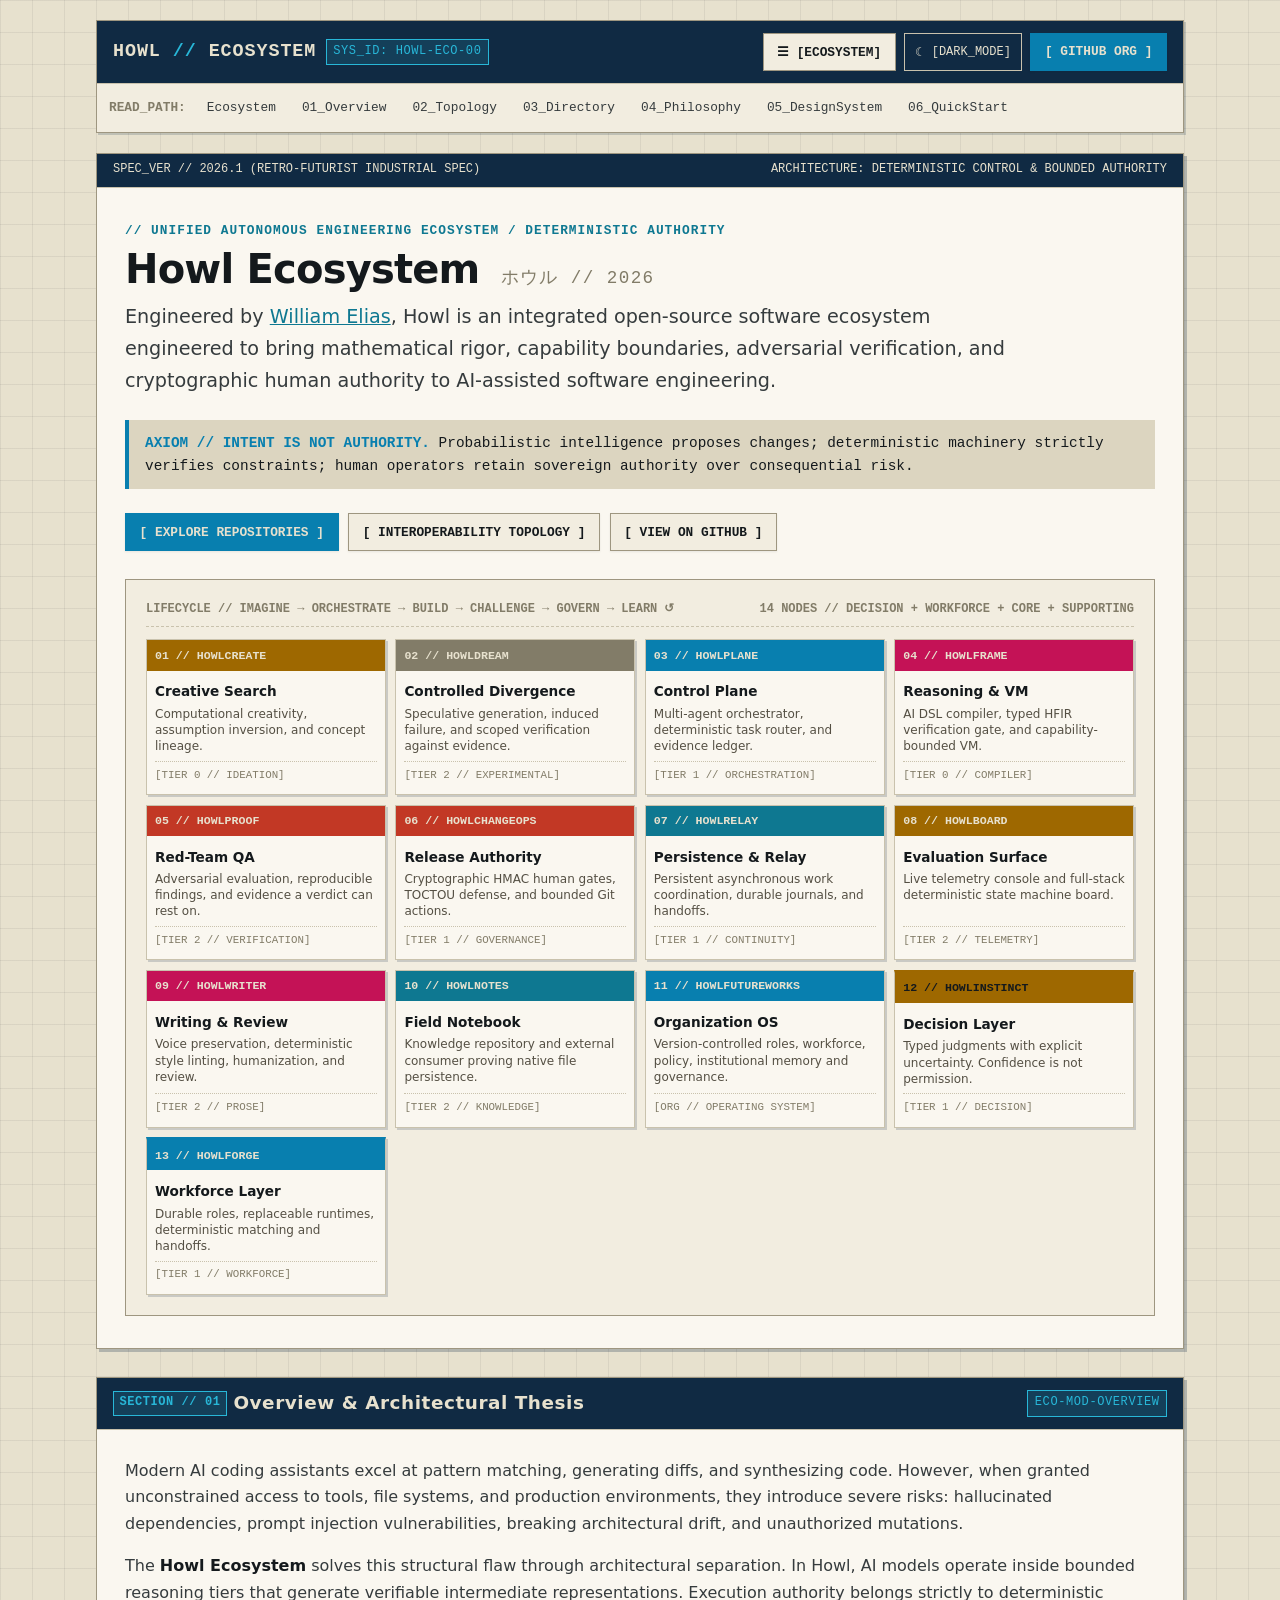
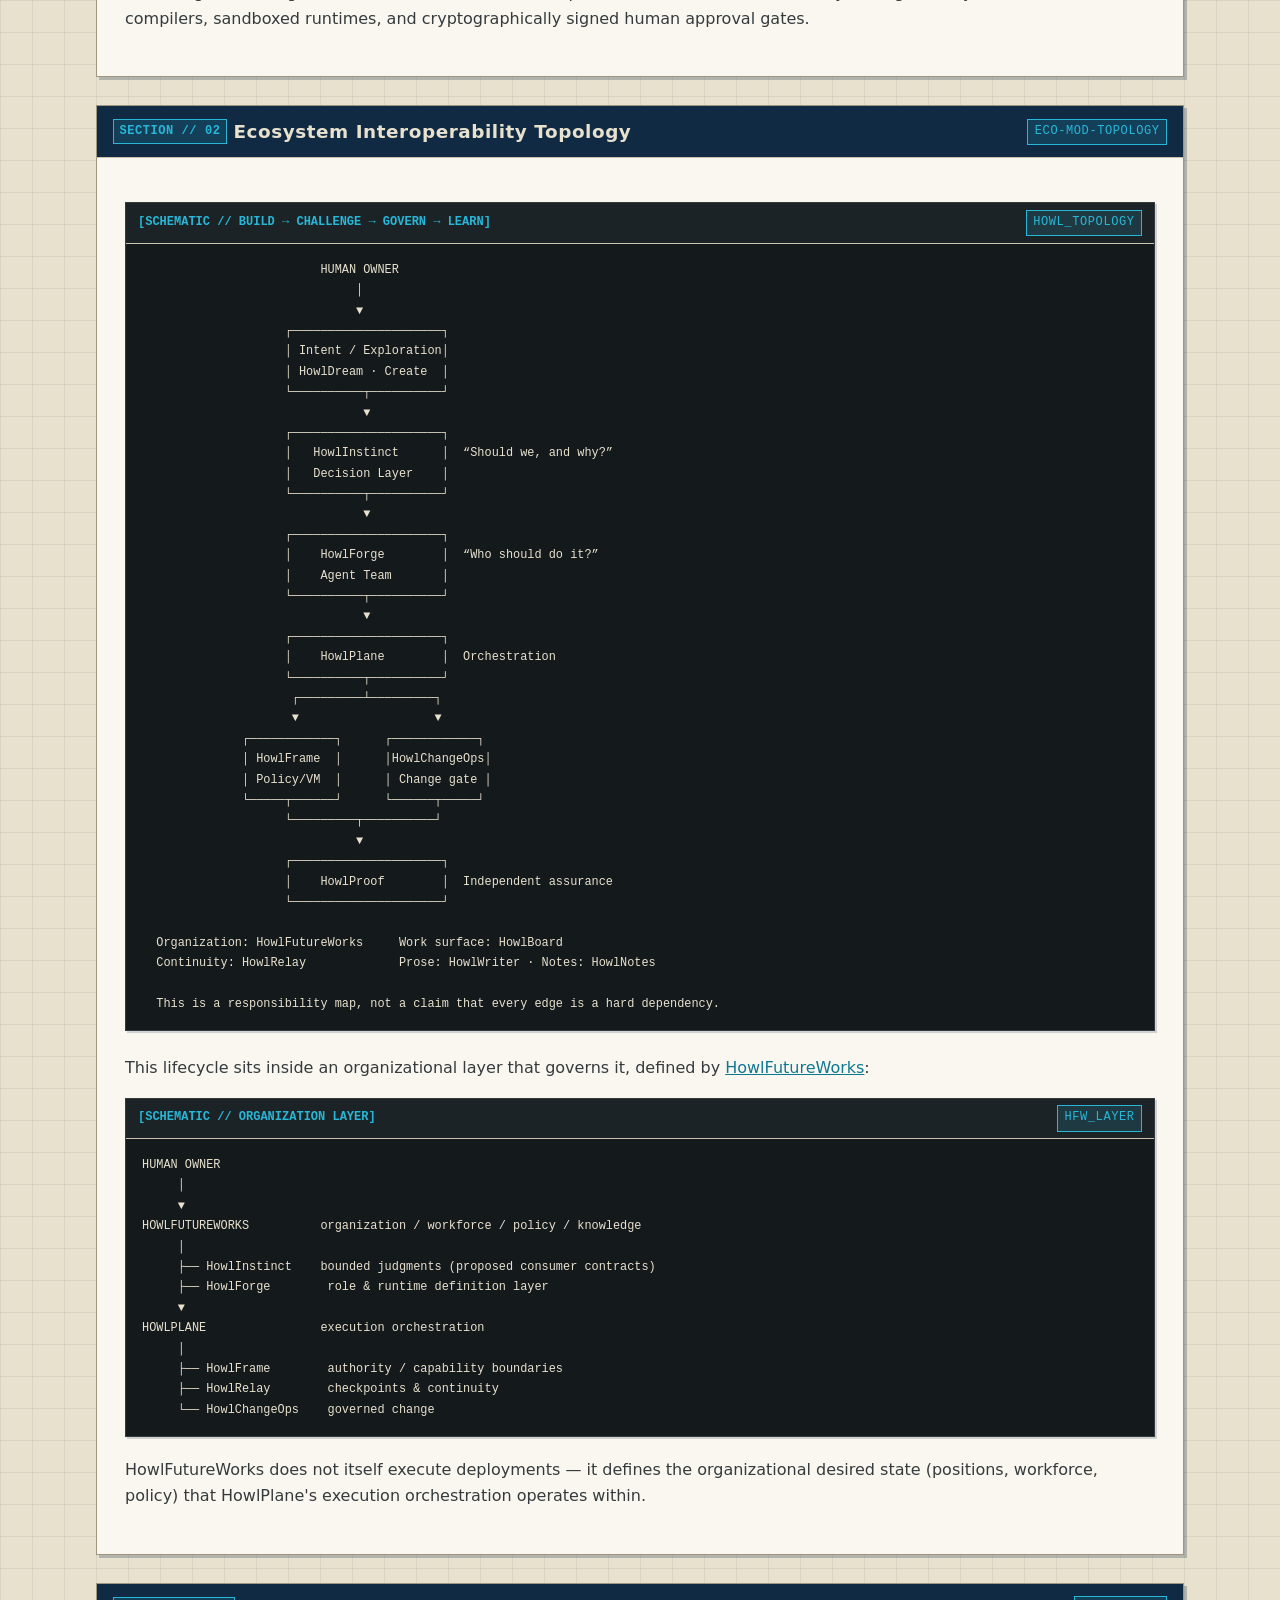
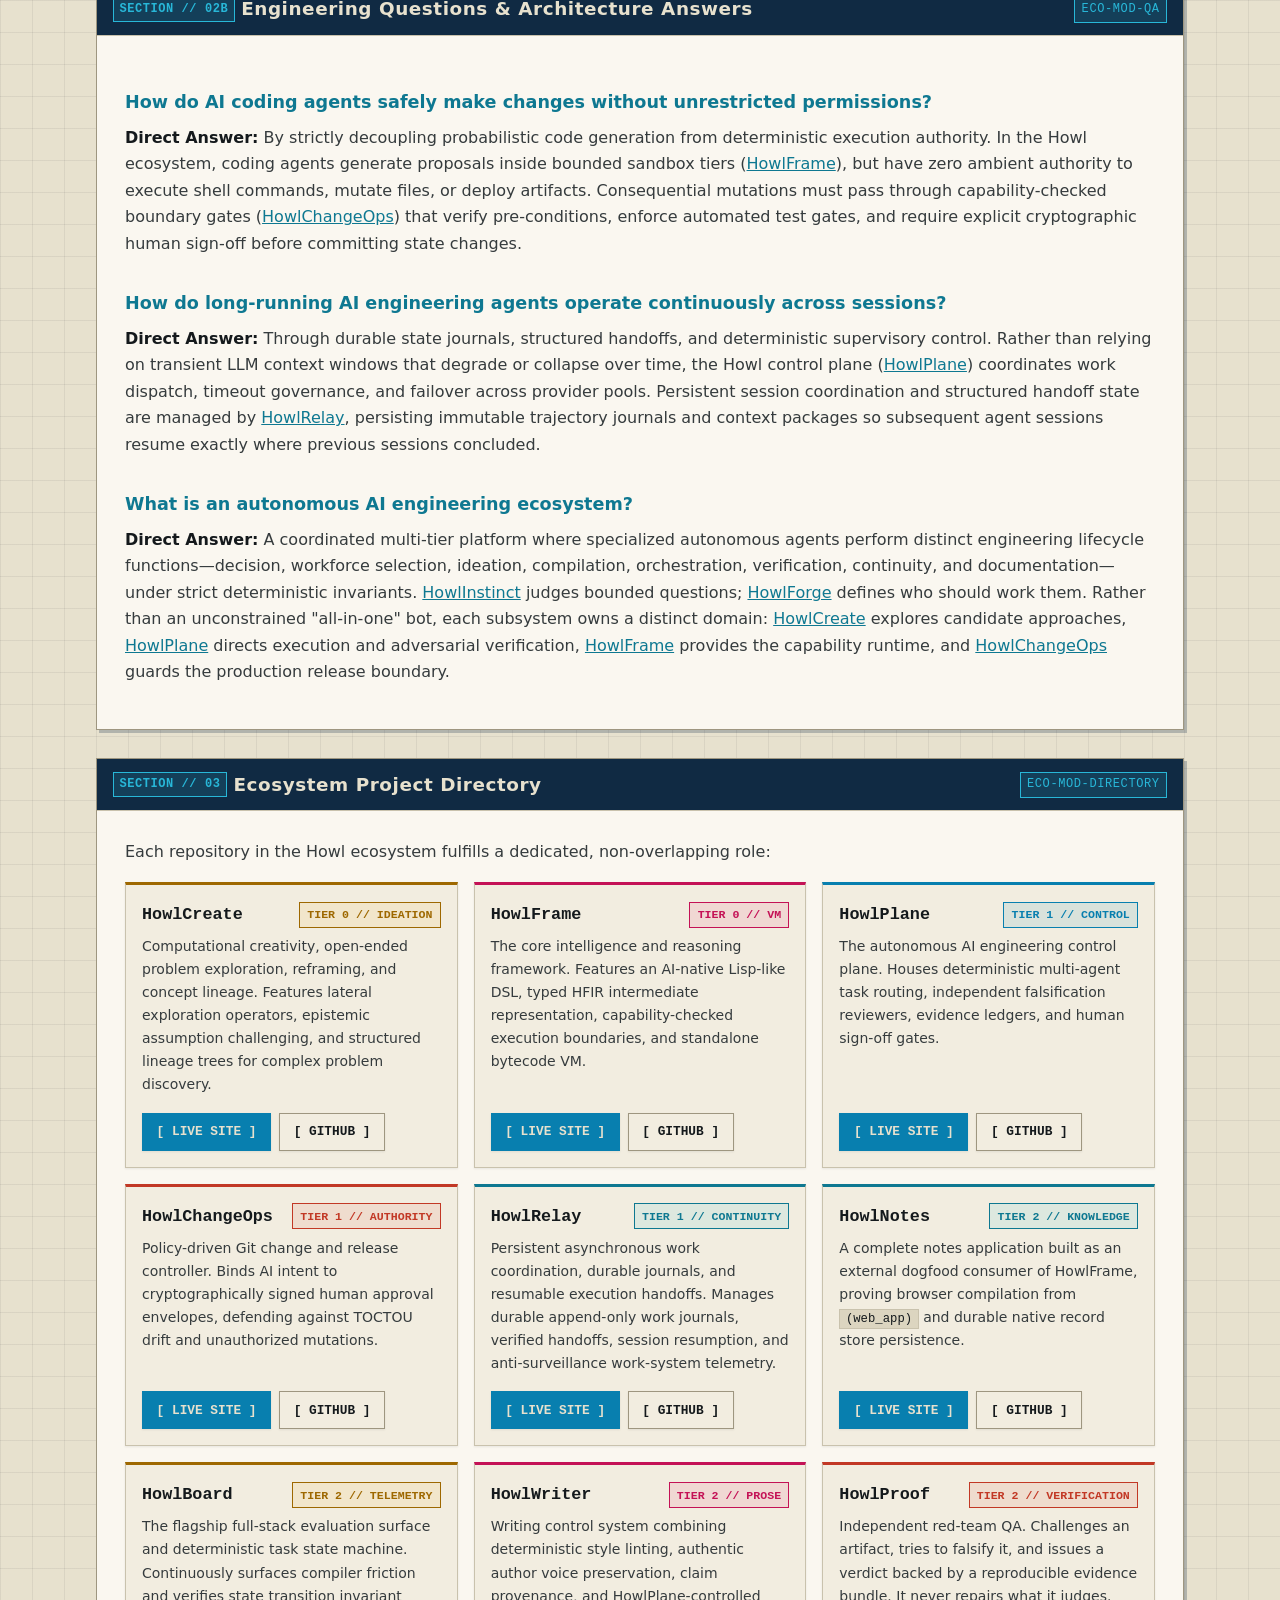
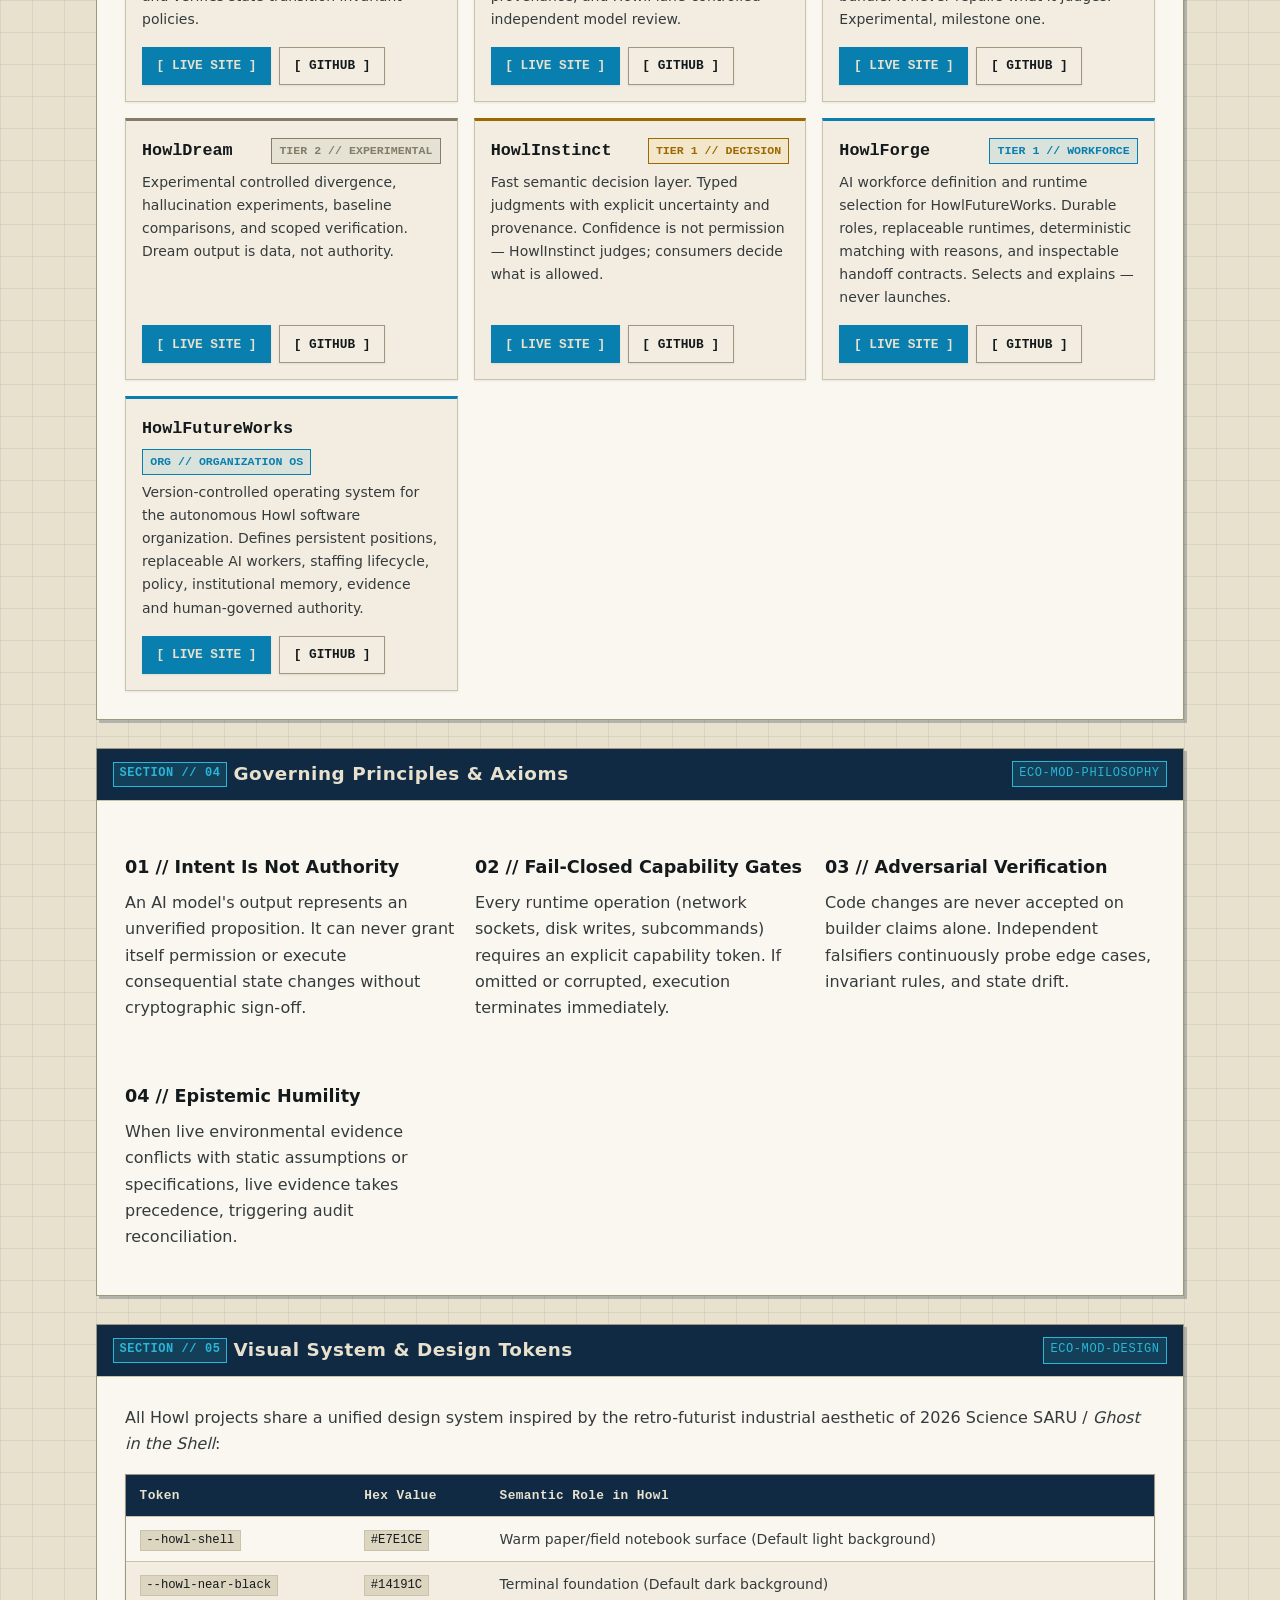
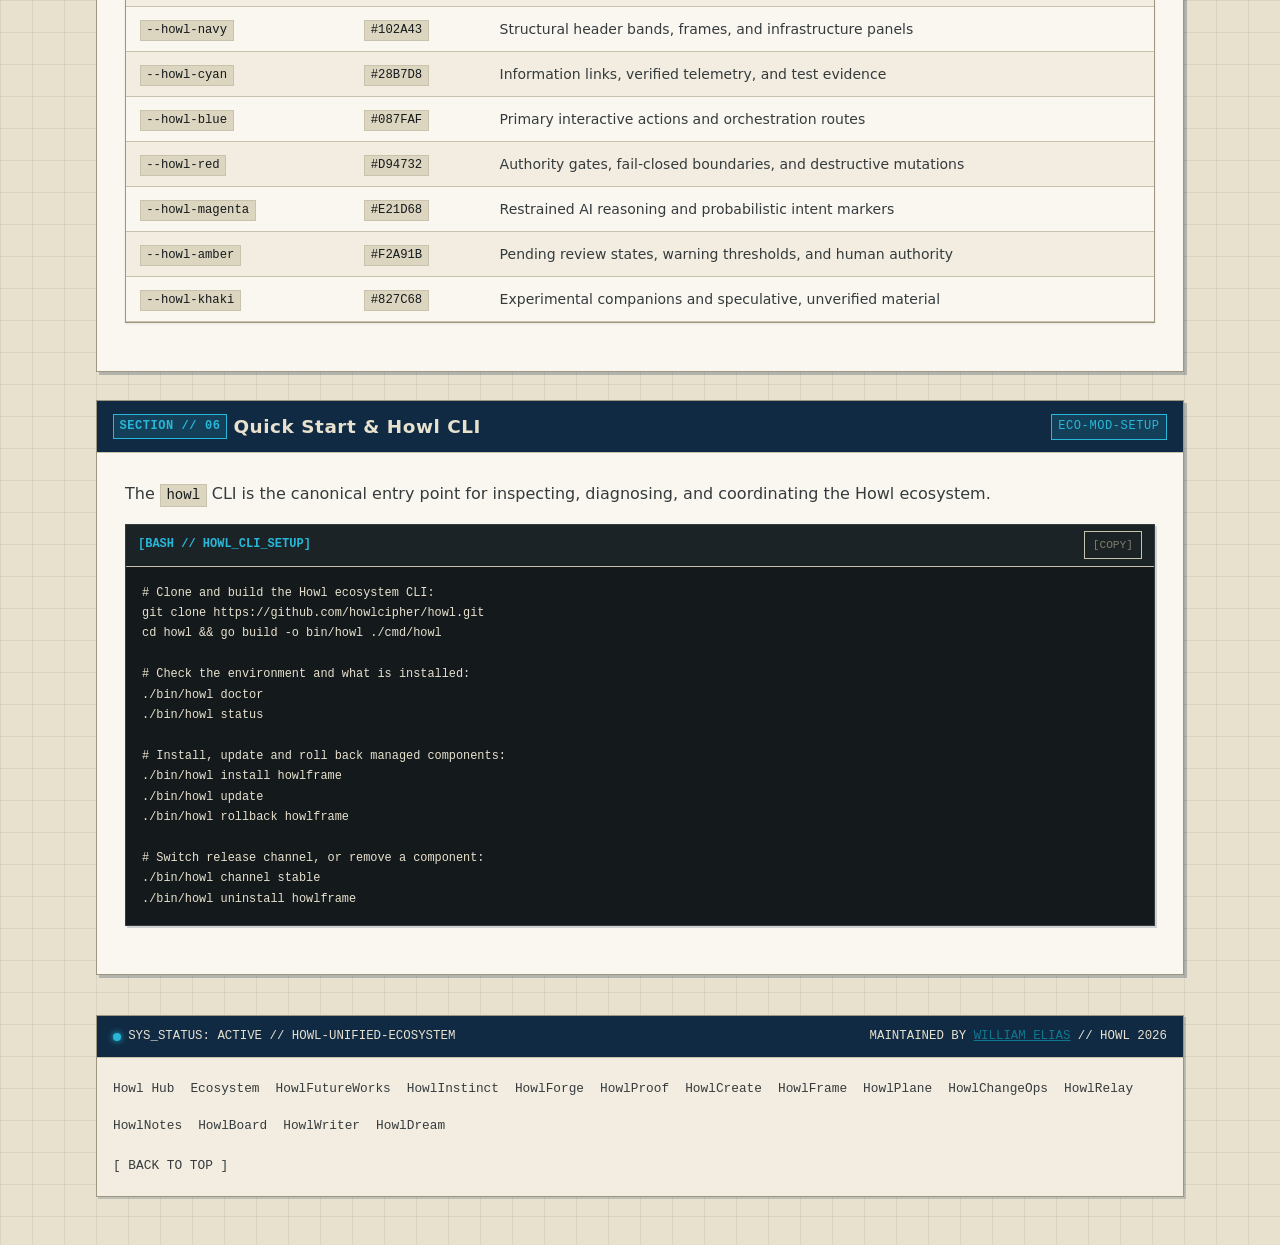
<file: docs/index.html>
<!DOCTYPE html>
<html lang="en">
<head>
    <meta charset="UTF-8">
    <meta name="viewport" content="width=device-width, initial-scale=1">
    <meta name="description" content="Howl is a unified open-source ecosystem for safe autonomous software engineering: bounded reasoning, adversarial verification, and deterministic authority.">
    <link rel="canonical" href="https://howlcipher.github.io/howl/">

    <!-- Open Graph Metadata -->
    <meta property="og:type" content="website">
    <meta property="og:site_name" content="Howl Ecosystem">
    <meta property="og:title" content="Howl Ecosystem | Autonomous AI Engineering &amp; Deterministic Authority">
    <meta property="og:description" content="Intent is not authority. A unified suite of compilers, control planes, authority gates, and knowledge notebooks for safe AI engineering.">
    <meta property="og:url" content="https://howlcipher.github.io/howl/">
    <meta property="og:image" content="https://howlcipher.github.io/howl/social-preview.png">
    <meta property="og:image:width" content="1200">
    <meta property="og:image:height" content="630">
    <meta property="og:image:alt" content="Howl Ecosystem Architecture and Interoperability Topology">

    <!-- Twitter Card Metadata -->
    <meta name="twitter:card" content="summary_large_image">
    <meta name="twitter:title" content="Howl Ecosystem | Autonomous AI Engineering &amp; Deterministic Authority">
    <meta name="twitter:description" content="Intent is not authority. A unified suite of compilers, control planes, authority gates, and knowledge notebooks for safe AI engineering.">
    <meta name="twitter:image" content="https://howlcipher.github.io/howl/social-preview.png">
    <meta name="twitter:image:alt" content="Howl Ecosystem Architecture and Interoperability Topology">

    <title>Howl Ecosystem | Autonomous AI Engineering &amp; Deterministic Authority</title>
    <link rel="stylesheet" href="style.css">
    <link rel="icon" type="image/svg+xml" href="favicon.svg">
    <link rel="alternate icon" type="image/png" href="favicon.png">
    <script type="application/ld+json">
    {
      "@context": "https://schema.org",
      "@type": "SoftwareApplication",
      "name": "Howl Ecosystem",
      "applicationCategory": "DeveloperApplication",
      "operatingSystem": "Linux, macOS, Windows",
      "description": "Unified open-source ecosystem engineered to bring mathematical rigor, capability boundaries, adversarial verification, and human authority to AI-assisted software engineering.",
      "url": "https://howlcipher.github.io/howl/",
      "author": {
        "@type": "Person",
        "name": "William Elias",
        "jobTitle": "Software, DevOps & Automation Engineer",
        "url": "https://howlcipher.github.io/william_elias/"
      }
    }
    </script>
</head>
<body>
    <a class="skip-link" href="#main-content">Skip to main content</a>

    <!-- Ecosystem Slide-out Drawer -->
    <div id="eco-drawer-overlay" class="eco-drawer-overlay" aria-hidden="true"></div>

    <aside id="eco-drawer" class="eco-drawer" aria-label="Howl Ecosystem Directory" aria-hidden="true">
        <div class="drawer-header">
            <div class="drawer-title">HOWL // ECOSYSTEM DIRECTORY</div>
            <button id="eco-drawer-close" class="btn-drawer-close" type="button" aria-label="Close ecosystem directory">[✕ CLOSE]</button>
        </div>
        <div class="drawer-body">
            <a href="https://howlcipher.github.io/howl/" class="drawer-node-card active-hub">
                <div class="node-card-top">
                    <span class="node-card-name">HOWL // HUB</span>
                    <span class="node-card-role">[PORTAL]</span>
                </div>
                <div class="node-card-desc">Central ecosystem portal, architectural blueprint, and cross-project governance map.</div>
            </a>

            <a href="https://howlcipher.github.io/HowlFutureWorks/" class="drawer-node-card">
                <div class="node-card-top">
                    <span class="node-card-name">HOWLFUTUREWORKS</span>
                    <span class="node-card-role" style="color: var(--color-blue);">[ORGANIZATION OS]</span>
                </div>
                <div class="node-card-desc">Version-controlled autonomous software organization: workforce, policy, institutional memory, governance and operating state.</div>
            </a>

            <a href="https://howlcipher.github.io/howlInstinct/" class="drawer-node-card">
                <div class="node-card-top">
                    <span class="node-card-name">HOWLINSTINCT</span>
                    <span class="node-card-role" style="color: var(--color-amber);">[DECISION LAYER]</span>
                </div>
                <div class="node-card-desc">Bounded semantic judgments with explicit uncertainty and provenance. Confidence is not permission.</div>
            </a>

            <a href="https://howlcipher.github.io/howlforge/" class="drawer-node-card">
                <div class="node-card-top">
                    <span class="node-card-name">HOWLFORGE</span>
                    <span class="node-card-role" style="color: var(--color-blue);">[WORKFORCE LAYER]</span>
                </div>
                <div class="node-card-desc">Durable roles, replaceable runtimes, deterministic matching, and inspectable handoff contracts for AI workers.</div>
            </a>

            <a href="https://howlcipher.github.io/howlproof/" class="drawer-node-card">
                <div class="node-card-top">
                    <span class="node-card-name">HOWLPROOF</span>
                    <span class="node-card-role" style="color: var(--color-red);">[RED-TEAM QA]</span>
                </div>
                <div class="node-card-desc">Independent adversarial evaluation, falsification, reproducible findings, and evidence for verdicts.</div>
            </a>

            <a href="https://howlcipher.github.io/howlcreate/" class="drawer-node-card">
                <div class="node-card-top">
                    <span class="node-card-name">HOWLCREATE</span>
                    <span class="node-card-role" style="color: var(--color-amber);">[CREATIVE SEARCH]</span>
                </div>
                <div class="node-card-desc">Computational creativity, open-ended problem exploration, reframing, and concept lineage.</div>
            </a>

            <a href="https://howlcipher.github.io/howlframe/" class="drawer-node-card">
                <div class="node-card-top">
                    <span class="node-card-name">HOWLFRAME</span>
                    <span class="node-card-role" style="color: var(--color-magenta);">[VM &amp; COMPILER]</span>
                </div>
                <div class="node-card-desc">AI-native reasoning language, typed intermediate representation, and sandboxed bytecode VM.</div>
            </a>

            <a href="https://howlcipher.github.io/howlplane/" class="drawer-node-card">
                <div class="node-card-top">
                    <span class="node-card-name">HOWLPLANE</span>
                    <span class="node-card-role" style="color: var(--color-blue);">[CONTROL PLANE]</span>
                </div>
                <div class="node-card-desc">Engineering control plane with deterministic routing, adversarial falsification, and human gates.</div>
            </a>

            <a href="https://howlcipher.github.io/howlchangeops/" class="drawer-node-card">
                <div class="node-card-top">
                    <span class="node-card-name">HOWLCHANGEOPS</span>
                    <span class="node-card-role" style="color: var(--color-red);">[AUTHORITY GATE]</span>
                </div>
                <div class="node-card-desc">Governed release controller enforcing cryptographic human approvals and bounded Git mutations.</div>
            </a>

            <a href="https://howlcipher.github.io/howlrelay/" class="drawer-node-card">
                <div class="node-card-top">
                    <span class="node-card-name">HOWLRELAY</span>
                    <span class="node-card-role" style="color: var(--color-cyan);">[CONTINUITY]</span>
                </div>
                <div class="node-card-desc">Persistent asynchronous work coordination, durable journals, and resumable execution handoffs.</div>
            </a>

            <a href="https://howlcipher.github.io/howlnotes/" class="drawer-node-card">
                <div class="node-card-top">
                    <span class="node-card-name">HOWLNOTES</span>
                    <span class="node-card-role" style="color: var(--color-cyan);">[KNOWLEDGE NOTEBOOK]</span>
                </div>
                <div class="node-card-desc">Engineering knowledge notebook &amp; full-stack dogfood consumer proving native persistent storage.</div>
            </a>

            <a href="https://howlcipher.github.io/howlboard/" class="drawer-node-card">
                <div class="node-card-top">
                    <span class="node-card-name">HOWLBOARD</span>
                    <span class="node-card-role" style="color: var(--color-amber);">[EVALUATION SURFACE]</span>
                </div>
                <div class="node-card-desc">Observation console and full-stack deterministic task state machine application.</div>
            </a>

            <a href="https://howlcipher.github.io/howlwriter/" class="drawer-node-card">
                <div class="node-card-top">
                    <span class="node-card-name">HOWLWRITER</span>
                    <span class="node-card-role" style="color: var(--color-magenta);">[WRITING CONTROL]</span>
                </div>
                <div class="node-card-desc">Writing control system for voice preservation, deterministic style linting, humanization, and review.</div>
            </a>

            <a href="https://howlcipher.github.io/howldream/" class="drawer-node-card">
                <div class="node-card-top">
                    <span class="node-card-name">HOWLDREAM</span>
                    <span class="node-card-role" style="color: var(--color-khaki);">[CONTROLLED DIVERGENCE]</span>
                </div>
                <div class="node-card-desc">Controlled divergent experiments, hallucination testing, failure analysis, and scoped verification.</div>
            </a>

        </div>
        <div class="drawer-footer">
            <span>● 14 ECOSYSTEM NODES</span>
            <span>AUTH // HOWL 2026</span>
        </div>
    </aside>

    <div class="layout-container">
        <!-- Site Header -->
        <header class="site-header">
            <div class="header-top">
                <div class="header-brand">
                    <a href="https://howlcipher.github.io/howl/" class="brand-sig">HOWL <span>//</span> ECOSYSTEM</a>
                    <span class="subsystem-tag">SYS_ID: HOWL-ECO-00</span>
                </div>
                <div class="header-actions">
                    <button id="eco-menu-toggle" class="btn-eco-toggle" type="button" aria-expanded="false" aria-controls="eco-drawer" aria-label="Toggle Howl Ecosystem Directory">
                        <span aria-hidden="true">☰</span> [ECOSYSTEM]
                    </button>
                    <button id="theme-toggle" class="btn-theme-toggle" type="button" aria-pressed="false">
                        <span aria-hidden="true">☾</span> [DARK_MODE]
                    </button>
                    <a href="https://github.com/howlcipher" class="btn-tech btn-tech-primary" target="_blank" rel="noreferrer">
                        [ GITHUB ORG ]
                    </a>
                </div>
            </div>

            <!-- In-Page Section Navigation -->
            <nav class="section-nav" aria-label="Page sections">
                <span class="section-nav-label">READ_PATH:</span>
                <a href="ecosystem.html">Ecosystem</a>
                <a href="#overview">01_Overview</a>
                <a href="#topology">02_Topology</a>
                <a href="#directory">03_Directory</a>
                <a href="#principles">04_Philosophy</a>
                <a href="#design-system">05_DesignSystem</a>
                <a href="#getting-started">06_QuickStart</a>
            </nav>
        </header>

        <!-- Main Content Surface -->
        <main id="main-content">
            <!-- Hero Panel -->
            <section class="hero-panel" aria-labelledby="main-title">
                <div class="hero-banner">
                    <span>SPEC_VER // 2026.1 (RETRO-FUTURIST INDUSTRIAL SPEC)</span>
                    <span>ARCHITECTURE: DETERMINISTIC CONTROL &amp; BOUNDED AUTHORITY</span>
                </div>
                <div class="hero-body">
                    <div class="hero-header-block">
                        <p class="hero-kicker">// unified autonomous engineering ecosystem / deterministic authority</p>
                        <h1 id="main-title" class="hero-title">Howl Ecosystem <span class="jp-sub">ホウル // 2026</span></h1>
                        <p class="hero-lead">
                            Engineered by <a href="https://howlcipher.github.io/william_elias/" style="color: var(--color-cyan); text-decoration: underline;">William Elias</a>, Howl is an integrated open-source software ecosystem engineered to bring mathematical rigor, capability boundaries, adversarial verification, and cryptographic human authority to AI-assisted software engineering.
                        </p>
                    </div>

                    <div class="axiom-card" role="region" aria-label="Governing Principle">
                        <strong>AXIOM // INTENT IS NOT AUTHORITY.</strong> Probabilistic intelligence proposes changes; deterministic machinery strictly verifies constraints; human operators retain sovereign authority over consequential risk.
                    </div>

                    <div class="hero-actions">
                        <a href="#directory" class="btn-tech btn-tech-primary">
                            [ EXPLORE REPOSITORIES ]
                        </a>
                        <a href="#topology" class="btn-tech">
                            [ INTEROPERABILITY TOPOLOGY ]
                        </a>
                        <a href="https://github.com/howlcipher" class="btn-tech" target="_blank" rel="noreferrer">
                            [ VIEW ON GITHUB ]
                        </a>
                    </div>

                    <!-- Hero Interoperability Diagram -->
                    <div class="hero-diagram-wrap" aria-label="Howl Ecosystem Interoperability Architecture">
                        <div class="diagram-header">
                            <span>LIFECYCLE // IMAGINE → ORCHESTRATE → BUILD → CHALLENGE → GOVERN → LEARN ↺</span>
                            <span>14 NODES // DECISION + WORKFORCE + CORE + SUPPORTING</span>
                        </div>
                        <div class="ecosystem-grid">
                            <div class="eco-node-card node-create">
                                <div class="enc-header">01 // HOWLCREATE</div>
                                <div class="enc-body">
                                    <div class="enc-title">Creative Search</div>
                                    <div class="enc-desc">Computational creativity, assumption inversion, and concept lineage.</div>
                                    <div class="enc-tag">[TIER 0 // IDEATION]</div>
                                </div>
                            </div>
                            <div class="eco-node-card node-dream">
                                <div class="enc-header">02 // HOWLDREAM</div>
                                <div class="enc-body">
                                    <div class="enc-title">Controlled Divergence</div>
                                    <div class="enc-desc">Speculative generation, induced failure, and scoped verification against evidence.</div>
                                    <div class="enc-tag">[TIER 2 // EXPERIMENTAL]</div>
                                </div>
                            </div>
                            <div class="eco-node-card node-plane">
                                <div class="enc-header">03 // HOWLPLANE</div>
                                <div class="enc-body">
                                    <div class="enc-title">Control Plane</div>
                                    <div class="enc-desc">Multi-agent orchestrator, deterministic task router, and evidence ledger.</div>
                                    <div class="enc-tag">[TIER 1 // ORCHESTRATION]</div>
                                </div>
                            </div>
                            <div class="eco-node-card node-frame">
                                <div class="enc-header">04 // HOWLFRAME</div>
                                <div class="enc-body">
                                    <div class="enc-title">Reasoning &amp; VM</div>
                                    <div class="enc-desc">AI DSL compiler, typed HFIR verification gate, and capability-bounded VM.</div>
                                    <div class="enc-tag">[TIER 0 // COMPILER]</div>
                                </div>
                            </div>
                            <div class="eco-node-card node-proof">
                                <div class="enc-header">05 // HOWLPROOF</div>
                                <div class="enc-body">
                                    <div class="enc-title">Red-Team QA</div>
                                    <div class="enc-desc">Adversarial evaluation, reproducible findings, and evidence a verdict can rest on.</div>
                                    <div class="enc-tag">[TIER 2 // VERIFICATION]</div>
                                </div>
                            </div>
                            <div class="eco-node-card node-change">
                                <div class="enc-header">06 // HOWLCHANGEOPS</div>
                                <div class="enc-body">
                                    <div class="enc-title">Release Authority</div>
                                    <div class="enc-desc">Cryptographic HMAC human gates, TOCTOU defense, and bounded Git actions.</div>
                                    <div class="enc-tag">[TIER 1 // GOVERNANCE]</div>
                                </div>
                            </div>
                            <div class="eco-node-card node-relay">
                                <div class="enc-header">07 // HOWLRELAY</div>
                                <div class="enc-body">
                                    <div class="enc-title">Persistence &amp; Relay</div>
                                    <div class="enc-desc">Persistent asynchronous work coordination, durable journals, and handoffs.</div>
                                    <div class="enc-tag">[TIER 1 // CONTINUITY]</div>
                                </div>
                            </div>
                            <div class="eco-node-card node-board">
                                <div class="enc-header">08 // HOWLBOARD</div>
                                <div class="enc-body">
                                    <div class="enc-title">Evaluation Surface</div>
                                    <div class="enc-desc">Live telemetry console and full-stack deterministic state machine board.</div>
                                    <div class="enc-tag">[TIER 2 // TELEMETRY]</div>
                                </div>
                            </div>
                            <div class="eco-node-card node-writer">
                                <div class="enc-header">09 // HOWLWRITER</div>
                                <div class="enc-body">
                                    <div class="enc-title">Writing &amp; Review</div>
                                    <div class="enc-desc">Voice preservation, deterministic style linting, humanization, and review.</div>
                                    <div class="enc-tag">[TIER 2 // PROSE]</div>
                                </div>
                            </div>
                            <div class="eco-node-card node-notes">
                                <div class="enc-header">10 // HOWLNOTES</div>
                                <div class="enc-body">
                                    <div class="enc-title">Field Notebook</div>
                                    <div class="enc-desc">Knowledge repository and external consumer proving native file persistence.</div>
                                    <div class="enc-tag">[TIER 2 // KNOWLEDGE]</div>
                                </div>
                            </div>
                            <div class="eco-node-card">
                                <div class="enc-header" style="background: var(--color-blue);">11 // HOWLFUTUREWORKS</div>
                                <div class="enc-body">
                                    <div class="enc-title">Organization OS</div>
                                    <div class="enc-desc">Version-controlled roles, workforce, policy, institutional memory and governance.</div>
                                    <div class="enc-tag">[ORG // OPERATING SYSTEM]</div>
                                </div>
                            </div>
                            <div class="eco-node-card" style="border-top: 3px solid var(--color-amber);">
                                <div class="enc-header" style="background: var(--color-amber); color: var(--howl-near-black);">12 // HOWLINSTINCT</div>
                                <div class="enc-body">
                                    <div class="enc-title">Decision Layer</div>
                                    <div class="enc-desc">Typed judgments with explicit uncertainty. Confidence is not permission.</div>
                                    <div class="enc-tag">[TIER 1 // DECISION]</div>
                                </div>
                            </div>
                            <div class="eco-node-card" style="border-top: 3px solid var(--color-blue);">
                                <div class="enc-header" style="background: var(--color-blue);">13 // HOWLFORGE</div>
                                <div class="enc-body">
                                    <div class="enc-title">Workforce Layer</div>
                                    <div class="enc-desc">Durable roles, replaceable runtimes, deterministic matching and handoffs.</div>
                                    <div class="enc-tag">[TIER 1 // WORKFORCE]</div>
                                </div>
                            </div>

                        </div>
                    </div>
                </div>
            </section>

            <!-- 01 Overview -->
            <section id="overview" class="tech-panel">
                <div class="tech-header">
                    <h2><span class="sec-id">SECTION // 01</span> Overview &amp; Architectural Thesis</h2>
                    <span class="subsystem-tag">ECO-MOD-OVERVIEW</span>
                </div>
                <div class="tech-body">
                    <p>
                        Modern AI coding assistants excel at pattern matching, generating diffs, and synthesizing code. However, when granted unconstrained access to tools, file systems, and production environments, they introduce severe risks: hallucinated dependencies, prompt injection vulnerabilities, breaking architectural drift, and unauthorized mutations.
                    </p>
                    <p>
                        The <strong>Howl Ecosystem</strong> solves this structural flaw through architectural separation. In Howl, AI models operate inside bounded reasoning tiers that generate verifiable intermediate representations. Execution authority belongs strictly to deterministic compilers, sandboxed runtimes, and cryptographically signed human approval gates.
                    </p>
                </div>
            </section>

            <!-- 02 Interoperability Topology -->
            <section id="topology" class="tech-panel">
                <div class="tech-header">
                    <h2><span class="sec-id">SECTION // 02</span> Ecosystem Interoperability Topology</h2>
                    <span class="subsystem-tag">ECO-MOD-TOPOLOGY</span>
                </div>
                <div class="tech-body">
                    <div class="code-container">
                        <div class="code-header">
                            <span class="code-title">[SCHEMATIC // BUILD → CHALLENGE → GOVERN → LEARN]</span>
                            <span class="subsystem-tag">HOWL_TOPOLOGY</span>
                        </div>
                        <pre><code>                         HUMAN OWNER
                              │
                              ▼
                    ┌─────────────────────┐
                    │ Intent / Exploration│
                    │ HowlDream · Create  │
                    └──────────┬──────────┘
                               ▼
                    ┌─────────────────────┐
                    │   HowlInstinct      │  “Should we, and why?”
                    │   Decision Layer    │
                    └──────────┬──────────┘
                               ▼
                    ┌─────────────────────┐
                    │    HowlForge        │  “Who should do it?”
                    │    Agent Team       │
                    └──────────┬──────────┘
                               ▼
                    ┌─────────────────────┐
                    │    HowlPlane        │  Orchestration
                    └──────────┬──────────┘
                     ┌─────────┴─────────┐
                     ▼                   ▼
              ┌────────────┐      ┌────────────┐
              │ HowlFrame  │      │HowlChangeOps│
              │ Policy/VM  │      │ Change gate │
              └─────┬──────┘      └──────┬─────┘
                    └─────────┬──────────┘
                              ▼
                    ┌─────────────────────┐
                    │    HowlProof        │  Independent assurance
                    └─────────────────────┘

  Organization: HowlFutureWorks     Work surface: HowlBoard
  Continuity: HowlRelay             Prose: HowlWriter · Notes: HowlNotes

  This is a responsibility map, not a claim that every edge is a hard dependency.</code></pre>
                    </div>

                    <p style="margin-top: 1.5rem;">This lifecycle sits inside an organizational layer that governs it, defined by <a href="https://howlcipher.github.io/HowlFutureWorks/" style="color: var(--color-cyan); text-decoration: underline;">HowlFutureWorks</a>:</p>
                    <div class="code-container">
                        <div class="code-header">
                            <span class="code-title">[SCHEMATIC // ORGANIZATION LAYER]</span>
                            <span class="subsystem-tag">HFW_LAYER</span>
                        </div>
                        <pre><code>HUMAN OWNER
     │
     ▼
HOWLFUTUREWORKS          organization / workforce / policy / knowledge
     │
     ├── HowlInstinct    bounded judgments (proposed consumer contracts)
     ├── HowlForge        role &amp; runtime definition layer
     ▼
HOWLPLANE                execution orchestration
     │
     ├── HowlFrame        authority / capability boundaries
     ├── HowlRelay        checkpoints &amp; continuity
     └── HowlChangeOps    governed change</code></pre>
                    </div>
                    <p style="margin-top: 0.75rem;">HowlFutureWorks does not itself execute deployments — it defines the organizational desired state (positions, workforce, policy) that HowlPlane's execution orchestration operates within.</p>
                </div>
            </section>

            <!-- 02b Technical Architecture & Engineering Answers -->
            <section id="faq" class="tech-panel">
                <div class="tech-header">
                    <h2><span class="sec-id">SECTION // 02B</span> Engineering Questions &amp; Architecture Answers</h2>
                    <span class="subsystem-tag">ECO-MOD-QA</span>
                </div>
                <div class="tech-body">
                    <div class="faq-entry" style="margin-bottom: 2rem;">
                        <h3 style="color: var(--color-cyan); margin-bottom: 0.5rem;">How do AI coding agents safely make changes without unrestricted permissions?</h3>
                        <p><strong>Direct Answer:</strong> By strictly decoupling probabilistic code generation from deterministic execution authority. In the Howl ecosystem, coding agents generate proposals inside bounded sandbox tiers (<a href="https://howlcipher.github.io/howlframe/" style="color: var(--color-cyan); text-decoration: underline;">HowlFrame</a>), but have zero ambient authority to execute shell commands, mutate files, or deploy artifacts. Consequential mutations must pass through capability-checked boundary gates (<a href="https://howlcipher.github.io/howlchangeops/" style="color: var(--color-cyan); text-decoration: underline;">HowlChangeOps</a>) that verify pre-conditions, enforce automated test gates, and require explicit cryptographic human sign-off before committing state changes.</p>
                    </div>

                    <div class="faq-entry" style="margin-bottom: 2rem;">
                        <h3 style="color: var(--color-cyan); margin-bottom: 0.5rem;">How do long-running AI engineering agents operate continuously across sessions?</h3>
                        <p><strong>Direct Answer:</strong> Through durable state journals, structured handoffs, and deterministic supervisory control. Rather than relying on transient LLM context windows that degrade or collapse over time, the Howl control plane (<a href="https://howlcipher.github.io/howlplane/" style="color: var(--color-cyan); text-decoration: underline;">HowlPlane</a>) coordinates work dispatch, timeout governance, and failover across provider pools. Persistent session coordination and structured handoff state are managed by <a href="https://howlcipher.github.io/howlrelay/" style="color: var(--color-cyan); text-decoration: underline;">HowlRelay</a>, persisting immutable trajectory journals and context packages so subsequent agent sessions resume exactly where previous sessions concluded.</p>
                    </div>

                    <div class="faq-entry">
                        <h3 style="color: var(--color-cyan); margin-bottom: 0.5rem;">What is an autonomous AI engineering ecosystem?</h3>
                        <p><strong>Direct Answer:</strong> A coordinated multi-tier platform where specialized autonomous agents perform distinct engineering lifecycle functions—decision, workforce selection, ideation, compilation, orchestration, verification, continuity, and documentation—under strict deterministic invariants. <a href="https://howlcipher.github.io/howlInstinct/" style="color: var(--color-cyan); text-decoration: underline;">HowlInstinct</a> judges bounded questions; <a href="https://howlcipher.github.io/howlforge/" style="color: var(--color-cyan); text-decoration: underline;">HowlForge</a> defines who should work them. Rather than an unconstrained "all-in-one" bot, each subsystem owns a distinct domain: <a href="https://howlcipher.github.io/howlcreate/" style="color: var(--color-cyan); text-decoration: underline;">HowlCreate</a> explores candidate approaches, <a href="https://howlcipher.github.io/howlplane/" style="color: var(--color-cyan); text-decoration: underline;">HowlPlane</a> directs execution and adversarial verification, <a href="https://howlcipher.github.io/howlframe/" style="color: var(--color-cyan); text-decoration: underline;">HowlFrame</a> provides the capability runtime, and <a href="https://howlcipher.github.io/howlchangeops/" style="color: var(--color-cyan); text-decoration: underline;">HowlChangeOps</a> guards the production release boundary.</p>
                    </div>
                </div>
            </section>

            <!-- 03 Project Directory -->
            <section id="directory" class="tech-panel">
                <div class="tech-header">
                    <h2><span class="sec-id">SECTION // 03</span> Ecosystem Project Directory</h2>
                    <span class="subsystem-tag">ECO-MOD-DIRECTORY</span>
                </div>
                <div class="tech-body">
                    <p>Each repository in the Howl ecosystem fulfills a dedicated, non-overlapping role:</p>
                    
                    <div class="node-directory-grid">
                        <!-- HowlCreate -->
                        <div class="dir-card" style="border-top: 3px solid var(--color-amber);">
                            <div class="dir-card-header">
                                <span class="dir-card-title">HowlCreate</span>
                                <span class="chip chip-amber">TIER 0 // IDEATION</span>
                            </div>
                            <p class="dir-card-desc">Computational creativity, open-ended problem exploration, reframing, and concept lineage. Features lateral exploration operators, epistemic assumption challenging, and structured lineage trees for complex problem discovery.</p>
                            <div class="dir-card-links">
                                <a href="https://howlcipher.github.io/howlcreate/" class="btn-tech btn-tech-primary">[ LIVE SITE ]</a>
                                <a href="https://github.com/howlcipher/howlcreate" class="btn-tech" target="_blank" rel="noreferrer">[ GITHUB ]</a>
                            </div>
                        </div>

                        <!-- HowlFrame -->
                        <div class="dir-card" style="border-top: 3px solid var(--color-magenta);">
                            <div class="dir-card-header">
                                <span class="dir-card-title">HowlFrame</span>
                                <span class="chip chip-magenta">TIER 0 // VM</span>
                            </div>
                            <p class="dir-card-desc">The core intelligence and reasoning framework. Features an AI-native Lisp-like DSL, typed HFIR intermediate representation, capability-checked execution boundaries, and standalone bytecode VM.</p>
                            <div class="dir-card-links">
                                <a href="https://howlcipher.github.io/howlframe/" class="btn-tech btn-tech-primary">[ LIVE SITE ]</a>
                                <a href="https://github.com/howlcipher/howlframe" class="btn-tech" target="_blank" rel="noreferrer">[ GITHUB ]</a>
                            </div>
                        </div>

                        <!-- HowlPlane -->
                        <div class="dir-card" style="border-top: 3px solid var(--color-blue);">
                            <div class="dir-card-header">
                                <span class="dir-card-title">HowlPlane</span>
                                <span class="chip chip-blue">TIER 1 // CONTROL</span>
                            </div>
                            <p class="dir-card-desc">The autonomous AI engineering control plane. Houses deterministic multi-agent task routing, independent falsification reviewers, evidence ledgers, and human sign-off gates.</p>
                            <div class="dir-card-links">
                                <a href="https://howlcipher.github.io/howlplane/" class="btn-tech btn-tech-primary">[ LIVE SITE ]</a>
                                <a href="https://github.com/howlcipher/howlplane" class="btn-tech" target="_blank" rel="noreferrer">[ GITHUB ]</a>
                            </div>
                        </div>

                        <!-- HowlChangeOps -->
                        <div class="dir-card" style="border-top: 3px solid var(--color-red);">
                            <div class="dir-card-header">
                                <span class="dir-card-title">HowlChangeOps</span>
                                <span class="chip chip-red">TIER 1 // AUTHORITY</span>
                            </div>
                            <p class="dir-card-desc">Policy-driven Git change and release controller. Binds AI intent to cryptographically signed human approval envelopes, defending against TOCTOU drift and unauthorized mutations.</p>
                            <div class="dir-card-links">
                                <a href="https://howlcipher.github.io/howlchangeops/" class="btn-tech btn-tech-primary">[ LIVE SITE ]</a>
                                <a href="https://github.com/howlcipher/howlchangeops" class="btn-tech" target="_blank" rel="noreferrer">[ GITHUB ]</a>
                            </div>
                        </div>

                        <!-- HowlRelay -->
                        <div class="dir-card" style="border-top: 3px solid var(--color-cyan);">
                            <div class="dir-card-header">
                                <span class="dir-card-title">HowlRelay</span>
                                <span class="chip chip-cyan">TIER 1 // CONTINUITY</span>
                            </div>
                            <p class="dir-card-desc">Persistent asynchronous work coordination, durable journals, and resumable execution handoffs. Manages durable append-only work journals, verified handoffs, session resumption, and anti-surveillance work-system telemetry.</p>
                            <div class="dir-card-links">
                                <a href="https://howlcipher.github.io/howlrelay/" class="btn-tech btn-tech-primary">[ LIVE SITE ]</a>
                                <a href="https://github.com/howlcipher/howlrelay" class="btn-tech" target="_blank" rel="noreferrer">[ GITHUB ]</a>
                            </div>
                        </div>

                        <!-- HowlNotes -->
                        <div class="dir-card" style="border-top: 3px solid var(--color-cyan);">
                            <div class="dir-card-header">
                                <span class="dir-card-title">HowlNotes</span>
                                <span class="chip chip-cyan">TIER 2 // KNOWLEDGE</span>
                            </div>
                            <p class="dir-card-desc">A complete notes application built as an external dogfood consumer of HowlFrame, proving browser compilation from <code>(web_app)</code> and durable native record store persistence.</p>
                            <div class="dir-card-links">
                                <a href="https://howlcipher.github.io/howlnotes/" class="btn-tech btn-tech-primary">[ LIVE SITE ]</a>
                                <a href="https://github.com/howlcipher/howlnotes" class="btn-tech" target="_blank" rel="noreferrer">[ GITHUB ]</a>
                            </div>
                        </div>

                        <!-- HowlBoard -->
                        <div class="dir-card" style="border-top: 3px solid var(--color-amber);">
                            <div class="dir-card-header">
                                <span class="dir-card-title">HowlBoard</span>
                                <span class="chip chip-amber">TIER 2 // TELEMETRY</span>
                            </div>
                            <p class="dir-card-desc">The flagship full-stack evaluation surface and deterministic task state machine. Continuously surfaces compiler friction and verifies state transition invariant policies.</p>
                            <div class="dir-card-links">
                                <a href="https://howlcipher.github.io/howlboard/" class="btn-tech btn-tech-primary">[ LIVE SITE ]</a>
                                <a href="https://github.com/howlcipher/howlboard" class="btn-tech" target="_blank" rel="noreferrer">[ GITHUB ]</a>
                            </div>
                        </div>

                        <!-- HowlWriter -->
                        <div class="dir-card" style="border-top: 3px solid var(--color-magenta);">
                            <div class="dir-card-header">
                                <span class="dir-card-title">HowlWriter</span>
                                <span class="chip chip-magenta">TIER 2 // PROSE</span>
                            </div>
                            <p class="dir-card-desc">Writing control system combining deterministic style linting, authentic author voice preservation, claim provenance, and HowlPlane-controlled independent model review.</p>
                            <div class="dir-card-links">
                                <a href="https://howlcipher.github.io/howlwriter/" class="btn-tech btn-tech-primary">[ LIVE SITE ]</a>
                                <a href="https://github.com/howlcipher/howlwriter" class="btn-tech" target="_blank" rel="noreferrer">[ GITHUB ]</a>
                            </div>
                        </div>

                        <!-- HowlProof -->
                        <div class="dir-card" style="border-top: 3px solid var(--color-red);">
                            <div class="dir-card-header">
                                <span class="dir-card-title">HowlProof</span>
                                <span class="chip chip-deny">TIER 2 // VERIFICATION</span>
                            </div>
                            <p class="dir-card-desc">Independent red-team QA. Challenges an artifact, tries to falsify it, and issues a verdict backed by a reproducible evidence bundle. It never repairs what it judges. Experimental, milestone one.</p>
                            <div class="dir-card-links">
                                <a href="https://howlcipher.github.io/howlproof/" class="btn-tech btn-tech-primary">[ LIVE SITE ]</a>
                                <a href="https://github.com/howlcipher/howlproof" class="btn-tech" target="_blank" rel="noreferrer">[ GITHUB ]</a>
                            </div>
                        </div>

                        <!-- HowlDream -->
                        <div class="dir-card" style="border-top: 3px solid var(--color-khaki);">
                            <div class="dir-card-header">
                                <span class="dir-card-title">HowlDream</span>
                                <span class="chip chip-khaki">TIER 2 // EXPERIMENTAL</span>
                            </div>
                            <p class="dir-card-desc">Experimental controlled divergence, hallucination experiments, baseline comparisons, and scoped verification. Dream output is data, not authority.</p>
                            <div class="dir-card-links">
                                <a href="https://howlcipher.github.io/howldream/" class="btn-tech btn-tech-primary">[ LIVE SITE ]</a>
                                <a href="https://github.com/howlcipher/howldream" class="btn-tech" target="_blank" rel="noreferrer">[ GITHUB ]</a>
                            </div>
                        </div>

                                                <!-- HowlInstinct -->
                        <div class="dir-card" style="border-top: 3px solid var(--color-amber);">
                            <div class="dir-card-header">
                                <span class="dir-card-title">HowlInstinct</span>
                                <span class="chip chip-amber">TIER 1 // DECISION</span>
                            </div>
                            <p class="dir-card-desc">Fast semantic decision layer. Typed judgments with explicit uncertainty and provenance. Confidence is not permission — HowlInstinct judges; consumers decide what is allowed.</p>
                            <div class="dir-card-links">
                                <a href="https://howlcipher.github.io/howlInstinct/" class="btn-tech btn-tech-primary">[ LIVE SITE ]</a>
                                <a href="https://github.com/howlcipher/howlInstinct" class="btn-tech" target="_blank" rel="noreferrer">[ GITHUB ]</a>
                            </div>
                        </div>

                        <!-- HowlForge -->
                        <div class="dir-card" style="border-top: 3px solid var(--color-blue);">
                            <div class="dir-card-header">
                                <span class="dir-card-title">HowlForge</span>
                                <span class="chip chip-blue">TIER 1 // WORKFORCE</span>
                            </div>
                            <p class="dir-card-desc">AI workforce definition and runtime selection for HowlFutureWorks. Durable roles, replaceable runtimes, deterministic matching with reasons, and inspectable handoff contracts. Selects and explains — never launches.</p>
                            <div class="dir-card-links">
                                <a href="https://howlcipher.github.io/howlforge/" class="btn-tech btn-tech-primary">[ LIVE SITE ]</a>
                                <a href="https://github.com/howlcipher/howlforge" class="btn-tech" target="_blank" rel="noreferrer">[ GITHUB ]</a>
                            </div>
                        </div>

<!-- HowlFutureWorks -->
                        <div class="dir-card" style="border-top: 3px solid var(--color-blue);">
                            <div class="dir-card-header">
                                <span class="dir-card-title">HowlFutureWorks</span>
                                <span class="chip chip-blue">ORG // ORGANIZATION OS</span>
                            </div>
                            <p class="dir-card-desc">Version-controlled operating system for the autonomous Howl software organization. Defines persistent positions, replaceable AI workers, staffing lifecycle, policy, institutional memory, evidence and human-governed authority.</p>
                            <div class="dir-card-links">
                                <a href="https://howlcipher.github.io/HowlFutureWorks/" class="btn-tech btn-tech-primary">[ LIVE SITE ]</a>
                                <a href="https://github.com/howlcipher/HowlFutureWorks" class="btn-tech" target="_blank" rel="noreferrer">[ GITHUB ]</a>
                            </div>
                        </div>
                    </div>
                </div>
            </section>

            <!-- 04 Core Principles -->
            <section id="principles" class="tech-panel">
                <div class="tech-header">
                    <h2><span class="sec-id">SECTION // 04</span> Governing Principles &amp; Axioms</h2>
                    <span class="subsystem-tag">ECO-MOD-PHILOSOPHY</span>
                </div>
                <div class="tech-body">
                    <div class="grid-2col">
                        <div>
                            <h3>01 // Intent Is Not Authority</h3>
                            <p>An AI model's output represents an unverified proposition. It can never grant itself permission or execute consequential state changes without cryptographic sign-off.</p>
                        </div>
                        <div>
                            <h3>02 // Fail-Closed Capability Gates</h3>
                            <p>Every runtime operation (network sockets, disk writes, subcommands) requires an explicit capability token. If omitted or corrupted, execution terminates immediately.</p>
                        </div>
                        <div>
                            <h3>03 // Adversarial Verification</h3>
                            <p>Code changes are never accepted on builder claims alone. Independent falsifiers continuously probe edge cases, invariant rules, and state drift.</p>
                        </div>
                        <div>
                            <h3>04 // Epistemic Humility</h3>
                            <p>When live environmental evidence conflicts with static assumptions or specifications, live evidence takes precedence, triggering audit reconciliation.</p>
                        </div>
                    </div>
                </div>
            </section>

            <!-- 05 Visual & Design System -->
            <section id="design-system" class="tech-panel">
                <div class="tech-header">
                    <h2><span class="sec-id">SECTION // 05</span> Visual System &amp; Design Tokens</h2>
                    <span class="subsystem-tag">ECO-MOD-DESIGN</span>
                </div>
                <div class="tech-body">
                    <p>
                        All Howl projects share a unified design system inspired by the retro-futurist industrial aesthetic of 2026 Science SARU / <em>Ghost in the Shell</em>:
                    </p>
                    <div class="table-wrap">
                        <table>
                            <thead>
                                <tr>
                                    <th>Token</th>
                                    <th>Hex Value</th>
                                    <th>Semantic Role in Howl</th>
                                </tr>
                            </thead>
                            <tbody>
                                <tr>
                                    <td><code>--howl-shell</code></td>
                                    <td><code>#E7E1CE</code></td>
                                    <td>Warm paper/field notebook surface (Default light background)</td>
                                </tr>
                                <tr>
                                    <td><code>--howl-near-black</code></td>
                                    <td><code>#14191C</code></td>
                                    <td>Terminal foundation (Default dark background)</td>
                                </tr>
                                <tr>
                                    <td><code>--howl-navy</code></td>
                                    <td><code>#102A43</code></td>
                                    <td>Structural header bands, frames, and infrastructure panels</td>
                                </tr>
                                <tr>
                                    <td><code>--howl-cyan</code></td>
                                    <td><code>#28B7D8</code></td>
                                    <td>Information links, verified telemetry, and test evidence</td>
                                </tr>
                                <tr>
                                    <td><code>--howl-blue</code></td>
                                    <td><code>#087FAF</code></td>
                                    <td>Primary interactive actions and orchestration routes</td>
                                </tr>
                                <tr>
                                    <td><code>--howl-red</code></td>
                                    <td><code>#D94732</code></td>
                                    <td>Authority gates, fail-closed boundaries, and destructive mutations</td>
                                </tr>
                                <tr>
                                    <td><code>--howl-magenta</code></td>
                                    <td><code>#E21D68</code></td>
                                    <td>Restrained AI reasoning and probabilistic intent markers</td>
                                </tr>
                                <tr>
                                    <td><code>--howl-amber</code></td>
                                    <td><code>#F2A91B</code></td>
                                    <td>Pending review states, warning thresholds, and human authority</td>
                                </tr>
                                <tr>
                                    <td><code>--howl-khaki</code></td>
                                    <td><code>#827C68</code></td>
                                    <td>Experimental companions and speculative, unverified material</td>
                                </tr>
                            </tbody>
                        </table>
                    </div>
                </div>
            </section>

            <!-- 06 Getting Started -->
            <section id="getting-started" class="tech-panel">
                <div class="tech-header">
                    <h2><span class="sec-id">SECTION // 06</span> Quick Start &amp; Howl CLI</h2>
                    <span class="subsystem-tag">ECO-MOD-SETUP</span>
                </div>
                <div class="tech-body">
                    <p>The <code>howl</code> CLI is the canonical entry point for inspecting, diagnosing, and coordinating the Howl ecosystem.</p>
                    <div class="code-container">
                        <div class="code-header">
                            <span class="code-title">[BASH // HOWL_CLI_SETUP]</span>
                            <button class="btn-copy" type="button">[COPY]</button>
                        </div>
                        <pre><code># Clone and build the Howl ecosystem CLI:
git clone https://github.com/howlcipher/howl.git
cd howl &amp;&amp; go build -o bin/howl ./cmd/howl

# Check the environment and what is installed:
./bin/howl doctor
./bin/howl status

# Install, update and roll back managed components:
./bin/howl install howlframe
./bin/howl update
./bin/howl rollback howlframe

# Switch release channel, or remove a component:
./bin/howl channel stable
./bin/howl uninstall howlframe</code></pre>
                    </div>
                </div>
            </section>
        </main>

        <!-- Site Footer -->
        <footer class="site-footer">
            <div class="footer-telemetry">
                <div class="status-indicator">
                    <span class="status-dot" aria-hidden="true"></span>
                    <span>SYS_STATUS: ACTIVE // HOWL-UNIFIED-ECOSYSTEM</span>
                </div>
                <div>MAINTAINED BY <a href="https://howlcipher.github.io/william_elias/" style="color: var(--color-cyan); text-decoration: underline;">WILLIAM ELIAS</a> // HOWL 2026</div>
            </div>
            <div class="footer-links">
                <nav class="footer-nav" aria-label="Ecosystem Links">
                    <a href="https://howlcipher.github.io/howl/">Howl Hub</a>
                    <a href="https://howlcipher.github.io/howl/ecosystem.html">Ecosystem</a>
                    <a href="https://howlcipher.github.io/HowlFutureWorks/">HowlFutureWorks</a>
                    <a href="https://howlcipher.github.io/howlInstinct/">HowlInstinct</a>
                    <a href="https://howlcipher.github.io/howlforge/">HowlForge</a>
                    <a href="https://howlcipher.github.io/howlproof/">HowlProof</a>
                    <a href="https://howlcipher.github.io/howlcreate/">HowlCreate</a>
                    <a href="https://howlcipher.github.io/howlframe/">HowlFrame</a>
                    <a href="https://howlcipher.github.io/howlplane/">HowlPlane</a>
                    <a href="https://howlcipher.github.io/howlchangeops/">HowlChangeOps</a>
                    <a href="https://howlcipher.github.io/howlrelay/">HowlRelay</a>
                    <a href="https://howlcipher.github.io/howlnotes/">HowlNotes</a>
                    <a href="https://howlcipher.github.io/howlboard/">HowlBoard</a>
                    <a href="https://howlcipher.github.io/howlwriter/">HowlWriter</a>
                    <a href="https://howlcipher.github.io/howldream/">HowlDream</a>
                </nav>
                <a href="#main-content">[ BACK TO TOP ]</a>
            </div>
        </footer>
    </div>

    <script src="script.js"></script>
</body>
</html>
</file>
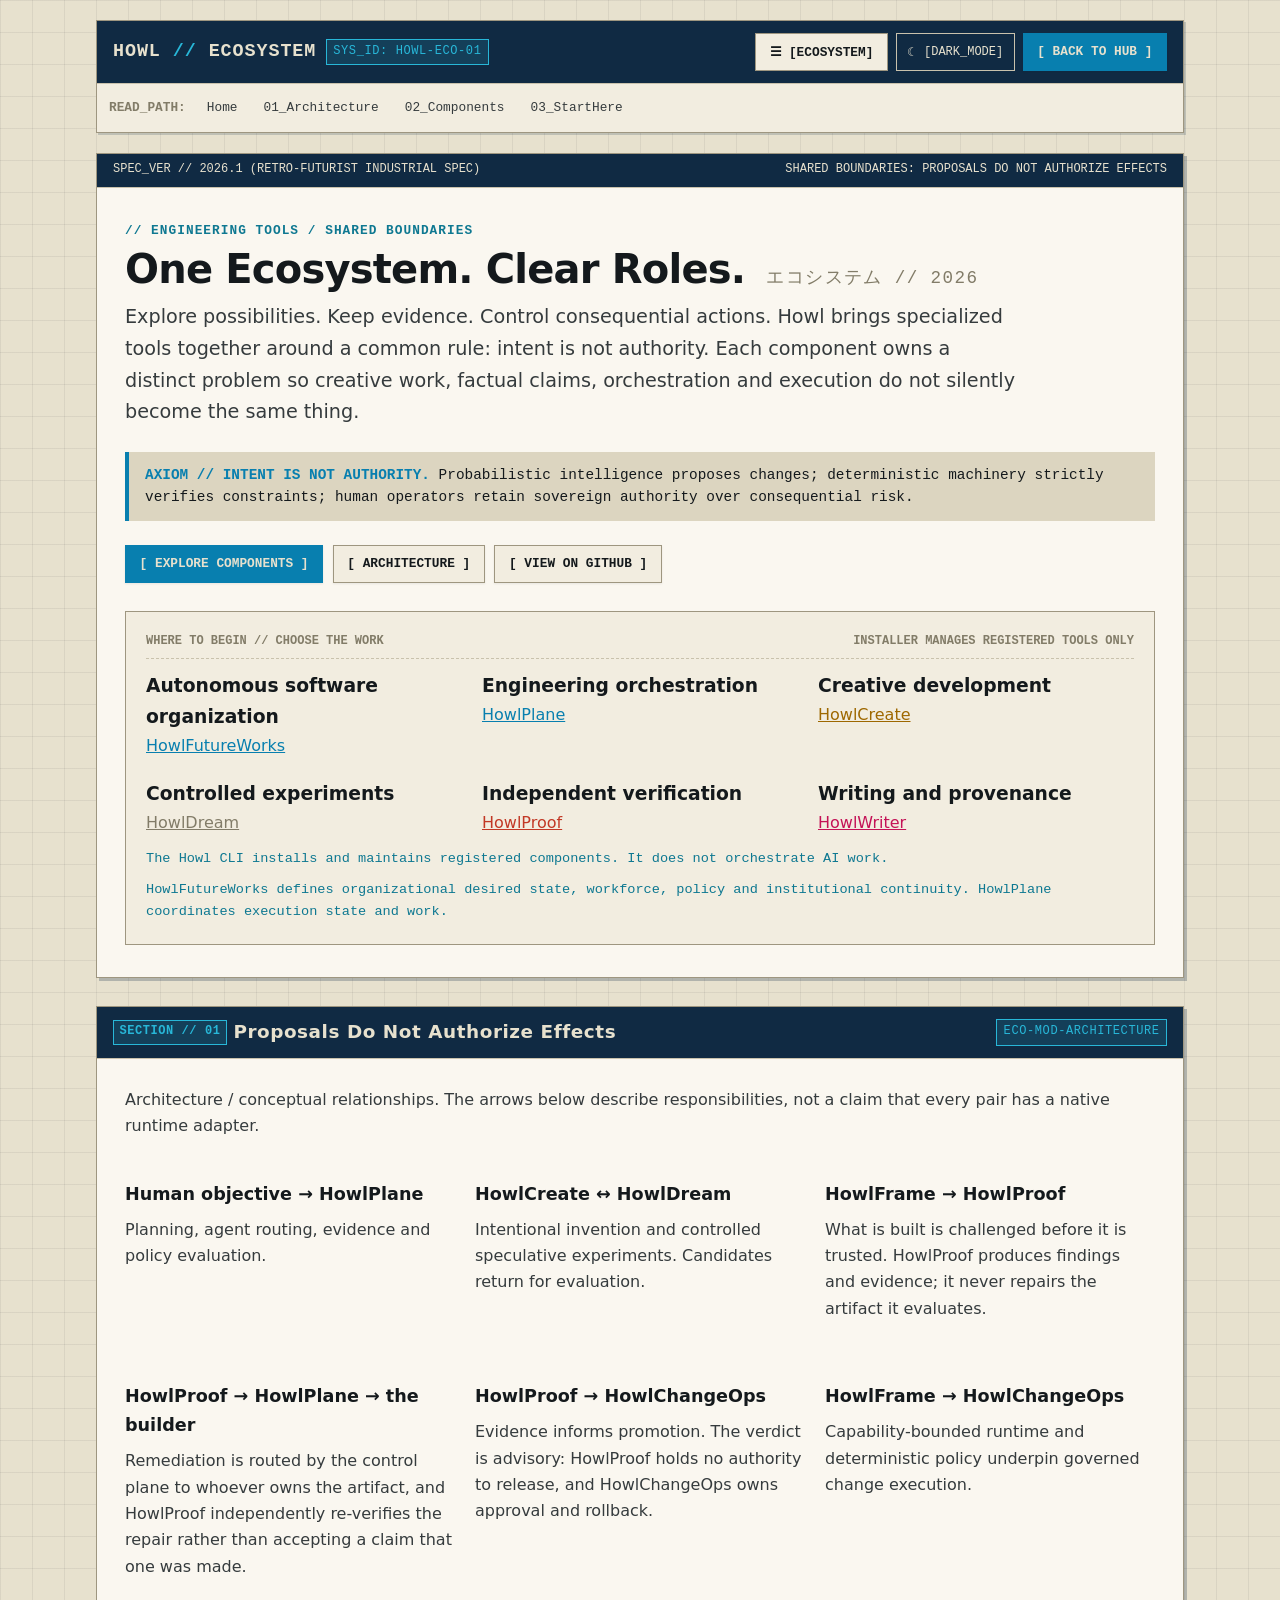
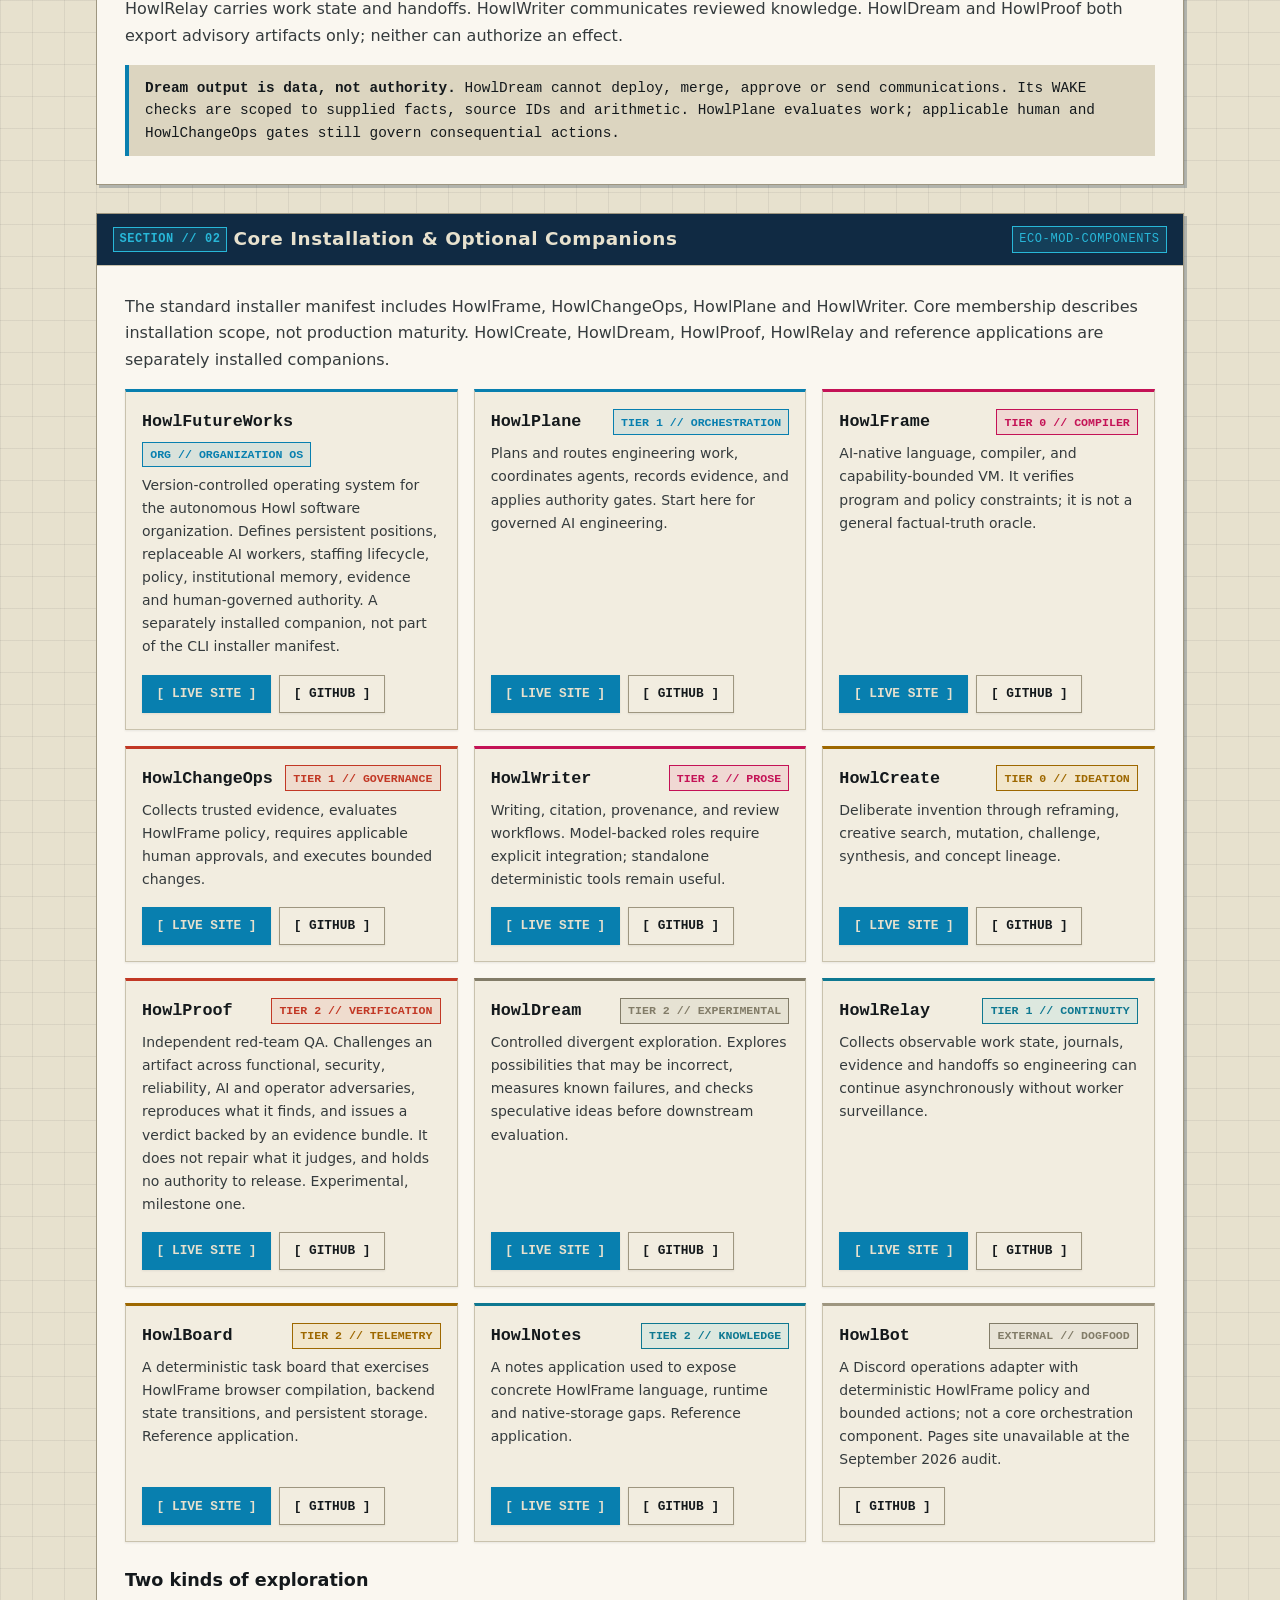
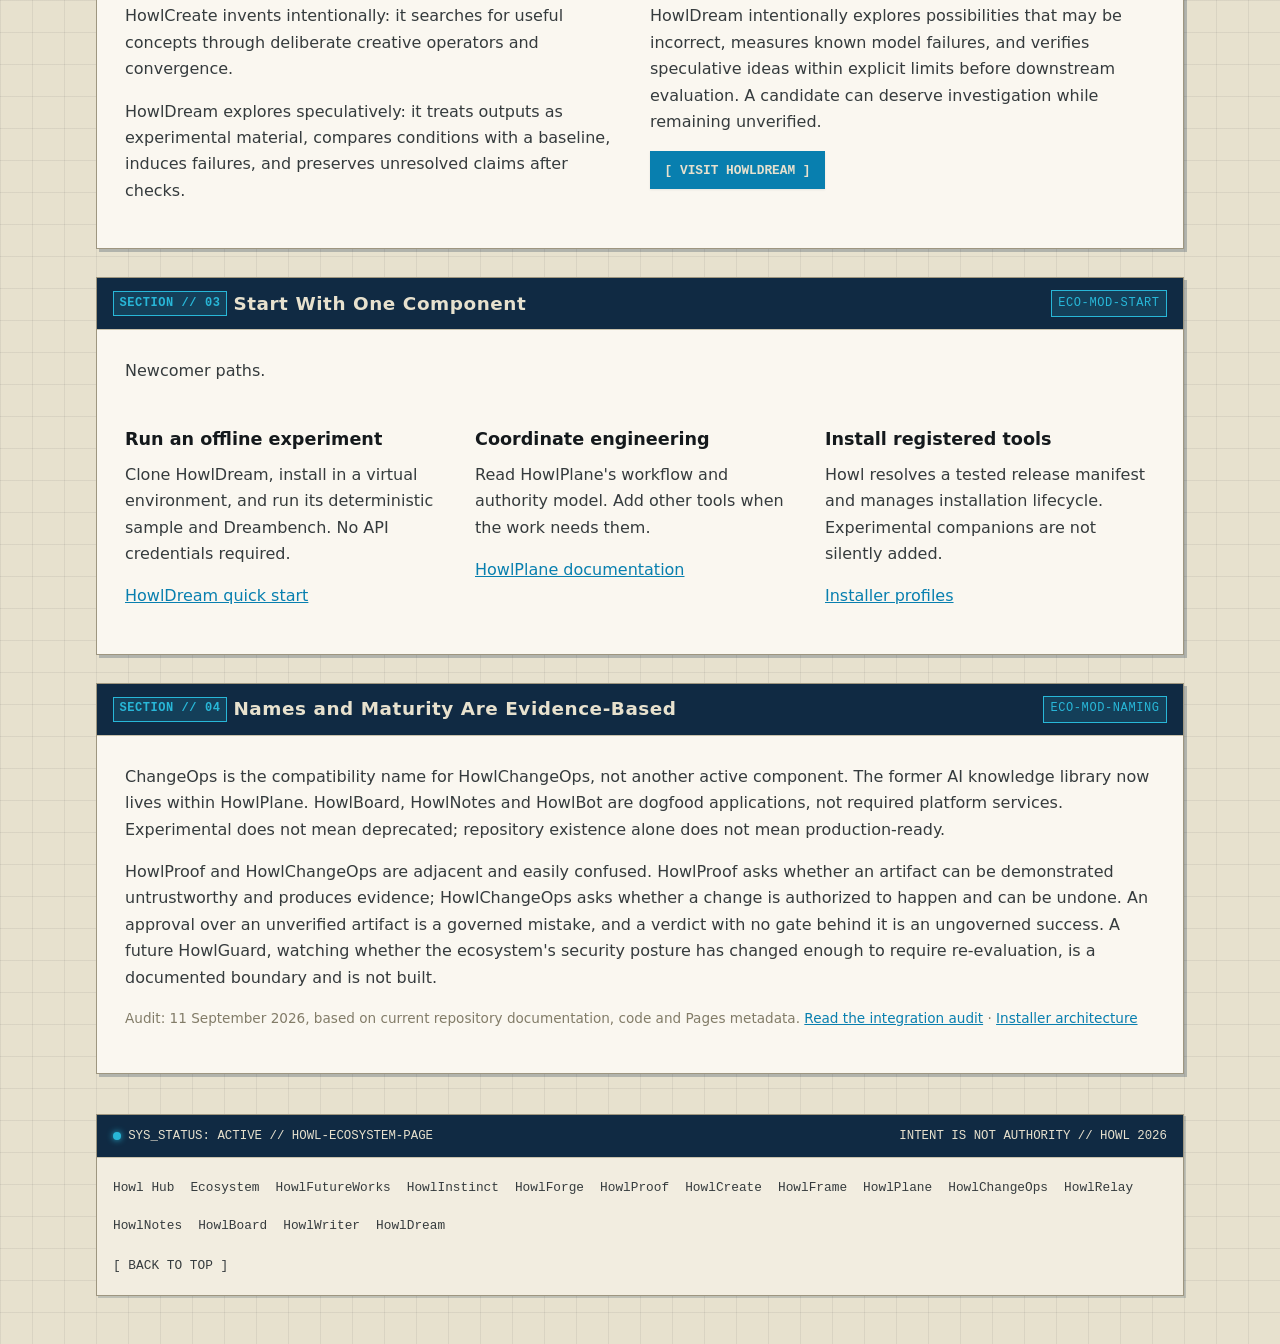
<file: docs/ecosystem.html>
<!DOCTYPE html>
<html lang="en">
<head>
    <meta charset="UTF-8">
    <meta name="viewport" content="width=device-width, initial-scale=1">
    <meta name="description" content="Understand HowlInstinct, HowlForge, HowlPlane, HowlFrame, HowlProof, HowlChangeOps, HowlCreate, HowlDream and HowlRelay. Clear responsibilities, independent verification and governed execution.">
    <link rel="canonical" href="https://howlcipher.github.io/howl/ecosystem.html">

    <!-- Open Graph Metadata -->
    <meta property="og:type" content="website">
    <meta property="og:site_name" content="Howl Ecosystem">
    <meta property="og:title" content="The Howl Ecosystem | Components, Experiments and Authority">
    <meta property="og:description" content="Specialized engineering tools. Explicit evidence. Governed execution.">
    <meta property="og:url" content="https://howlcipher.github.io/howl/ecosystem.html">

    <!-- Twitter Card Metadata -->
    <meta name="twitter:card" content="summary">
    <meta name="twitter:title" content="The Howl Ecosystem | Components, Experiments and Authority">
    <meta name="twitter:description" content="Specialized engineering tools. Explicit evidence. Governed execution.">

    <title>Howl Ecosystem | Components, experiments and authority</title>
    <link rel="stylesheet" href="style.css">
    <link rel="icon" type="image/svg+xml" href="favicon.svg">
    <link rel="alternate icon" type="image/png" href="favicon.png">
</head>
<body>
    <a class="skip-link" href="#main-content">Skip to main content</a>

    <!-- Ecosystem Slide-out Drawer -->
    <div id="eco-drawer-overlay" class="eco-drawer-overlay" aria-hidden="true"></div>

    <aside id="eco-drawer" class="eco-drawer" aria-label="Howl Ecosystem Directory" aria-hidden="true">
        <div class="drawer-header">
            <div class="drawer-title">HOWL // ECOSYSTEM DIRECTORY</div>
            <button id="eco-drawer-close" class="btn-drawer-close" type="button" aria-label="Close ecosystem directory">[✕ CLOSE]</button>
        </div>
        <div class="drawer-body">
            <a href="https://howlcipher.github.io/howl/" class="drawer-node-card active-hub">
                <div class="node-card-top">
                    <span class="node-card-name">HOWL // HUB</span>
                    <span class="node-card-role">[PORTAL]</span>
                </div>
                <div class="node-card-desc">Central ecosystem portal, architectural blueprint, and cross-project governance map.</div>
            </a>

            <a href="https://howlcipher.github.io/HowlFutureWorks/" class="drawer-node-card">
                <div class="node-card-top">
                    <span class="node-card-name">HOWLFUTUREWORKS</span>
                    <span class="node-card-role" style="color: var(--color-blue);">[ORGANIZATION OS]</span>
                </div>
                <div class="node-card-desc">Version-controlled autonomous software organization: workforce, policy, institutional memory, governance and operating state.</div>
            </a>

            <a href="https://howlcipher.github.io/howlInstinct/" class="drawer-node-card">
                <div class="node-card-top">
                    <span class="node-card-name">HOWLINSTINCT</span>
                    <span class="node-card-role" style="color: var(--color-amber);">[DECISION LAYER]</span>
                </div>
                <div class="node-card-desc">Bounded semantic judgments with explicit uncertainty and provenance. Confidence is not permission.</div>
            </a>

            <a href="https://howlcipher.github.io/howlforge/" class="drawer-node-card">
                <div class="node-card-top">
                    <span class="node-card-name">HOWLFORGE</span>
                    <span class="node-card-role" style="color: var(--color-blue);">[WORKFORCE LAYER]</span>
                </div>
                <div class="node-card-desc">Durable roles, replaceable runtimes, deterministic matching, and inspectable handoff contracts for AI workers.</div>
            </a>

            <a href="https://howlcipher.github.io/howlproof/" class="drawer-node-card">
                <div class="node-card-top">
                    <span class="node-card-name">HOWLPROOF</span>
                    <span class="node-card-role" style="color: var(--color-red);">[RED-TEAM QA]</span>
                </div>
                <div class="node-card-desc">Independent adversarial evaluation, falsification, reproducible findings, and evidence for verdicts.</div>
            </a>

            <a href="https://howlcipher.github.io/howlcreate/" class="drawer-node-card">
                <div class="node-card-top">
                    <span class="node-card-name">HOWLCREATE</span>
                    <span class="node-card-role" style="color: var(--color-amber);">[CREATIVE SEARCH]</span>
                </div>
                <div class="node-card-desc">Computational creativity, open-ended problem exploration, reframing, and concept lineage.</div>
            </a>

            <a href="https://howlcipher.github.io/howlframe/" class="drawer-node-card">
                <div class="node-card-top">
                    <span class="node-card-name">HOWLFRAME</span>
                    <span class="node-card-role" style="color: var(--color-magenta);">[VM &amp; COMPILER]</span>
                </div>
                <div class="node-card-desc">AI-native reasoning language, typed intermediate representation, and sandboxed bytecode VM.</div>
            </a>

            <a href="https://howlcipher.github.io/howlplane/" class="drawer-node-card">
                <div class="node-card-top">
                    <span class="node-card-name">HOWLPLANE</span>
                    <span class="node-card-role" style="color: var(--color-blue);">[CONTROL PLANE]</span>
                </div>
                <div class="node-card-desc">Engineering control plane with deterministic routing, adversarial falsification, and human gates.</div>
            </a>

            <a href="https://howlcipher.github.io/howlchangeops/" class="drawer-node-card">
                <div class="node-card-top">
                    <span class="node-card-name">HOWLCHANGEOPS</span>
                    <span class="node-card-role" style="color: var(--color-red);">[AUTHORITY GATE]</span>
                </div>
                <div class="node-card-desc">Governed release controller enforcing cryptographic human approvals and bounded Git mutations.</div>
            </a>

            <a href="https://howlcipher.github.io/howlrelay/" class="drawer-node-card">
                <div class="node-card-top">
                    <span class="node-card-name">HOWLRELAY</span>
                    <span class="node-card-role" style="color: var(--color-cyan);">[CONTINUITY]</span>
                </div>
                <div class="node-card-desc">Persistent asynchronous work coordination, durable journals, and resumable execution handoffs.</div>
            </a>

            <a href="https://howlcipher.github.io/howlnotes/" class="drawer-node-card">
                <div class="node-card-top">
                    <span class="node-card-name">HOWLNOTES</span>
                    <span class="node-card-role" style="color: var(--color-cyan);">[KNOWLEDGE NOTEBOOK]</span>
                </div>
                <div class="node-card-desc">Engineering knowledge notebook &amp; full-stack dogfood consumer proving native persistent storage.</div>
            </a>

            <a href="https://howlcipher.github.io/howlboard/" class="drawer-node-card">
                <div class="node-card-top">
                    <span class="node-card-name">HOWLBOARD</span>
                    <span class="node-card-role" style="color: var(--color-amber);">[EVALUATION SURFACE]</span>
                </div>
                <div class="node-card-desc">Observation console and full-stack deterministic task state machine application.</div>
            </a>

            <a href="https://howlcipher.github.io/howlwriter/" class="drawer-node-card">
                <div class="node-card-top">
                    <span class="node-card-name">HOWLWRITER</span>
                    <span class="node-card-role" style="color: var(--color-magenta);">[WRITING CONTROL]</span>
                </div>
                <div class="node-card-desc">Writing control system for voice preservation, deterministic style linting, humanization, and review.</div>
            </a>

            <a href="https://howlcipher.github.io/howldream/" class="drawer-node-card">
                <div class="node-card-top">
                    <span class="node-card-name">HOWLDREAM</span>
                    <span class="node-card-role" style="color: var(--color-khaki);">[CONTROLLED DIVERGENCE]</span>
                </div>
                <div class="node-card-desc">Controlled divergent experiments, hallucination testing, failure analysis, and scoped verification.</div>
            </a>

        </div>
        <div class="drawer-footer">
            <span>● 14 ECOSYSTEM NODES</span>
            <span>AUTH // HOWL 2026</span>
        </div>
    </aside>

    <div class="layout-container">
        <!-- Site Header -->
        <header class="site-header">
            <div class="header-top">
                <div class="header-brand">
                    <a href="https://howlcipher.github.io/howl/ecosystem.html" class="brand-sig">HOWL <span>//</span> ECOSYSTEM</a>
                    <span class="subsystem-tag">SYS_ID: HOWL-ECO-01</span>
                </div>
                <div class="header-actions">
                    <button id="eco-menu-toggle" class="btn-eco-toggle" type="button" aria-expanded="false" aria-controls="eco-drawer" aria-label="Toggle Howl Ecosystem Directory">
                        <span aria-hidden="true">☰</span> [ECOSYSTEM]
                    </button>
                    <button id="theme-toggle" class="btn-theme-toggle" type="button" aria-pressed="false">
                        <span aria-hidden="true">☾</span> [DARK_MODE]
                    </button>
                    <a href="./" class="btn-tech btn-tech-primary">
                        [ BACK TO HUB ]
                    </a>
                </div>
            </div>

            <!-- In-Page Section Navigation -->
            <nav class="section-nav" aria-label="Page sections">
                <span class="section-nav-label">READ_PATH:</span>
                <a href="./">Home</a>
                <a href="#architecture">01_Architecture</a>
                <a href="#components">02_Components</a>
                <a href="#start">03_StartHere</a>
            </nav>
        </header>

        <!-- Main Content Surface -->
        <main id="main-content">
            <!-- Hero Panel -->
            <section class="hero-panel" aria-labelledby="main-title">
                <div class="hero-banner">
                    <span>SPEC_VER // 2026.1 (RETRO-FUTURIST INDUSTRIAL SPEC)</span>
                    <span>SHARED BOUNDARIES: PROPOSALS DO NOT AUTHORIZE EFFECTS</span>
                </div>
                <div class="hero-body">
                    <div class="hero-header-block">
                        <p class="hero-kicker">// engineering tools / shared boundaries</p>
                        <h1 id="main-title" class="hero-title">One Ecosystem. Clear Roles. <span class="jp-sub">エコシステム // 2026</span></h1>
                        <p class="hero-lead">
                            Explore possibilities. Keep evidence. Control consequential actions. Howl brings specialized tools together around a common rule: intent is not authority. Each component owns a distinct problem so creative work, factual claims, orchestration and execution do not silently become the same thing.
                        </p>
                    </div>

                    <div class="axiom-card" role="region" aria-label="Governing Principle">
                        <strong>AXIOM // INTENT IS NOT AUTHORITY.</strong> Probabilistic intelligence proposes changes; deterministic machinery strictly verifies constraints; human operators retain sovereign authority over consequential risk.
                    </div>

                    <div class="hero-actions">
                        <a href="#components" class="btn-tech btn-tech-primary">
                            [ EXPLORE COMPONENTS ]
                        </a>
                        <a href="#architecture" class="btn-tech">
                            [ ARCHITECTURE ]
                        </a>
                        <a href="https://github.com/howlcipher" class="btn-tech" target="_blank" rel="noreferrer">
                            [ VIEW ON GITHUB ]
                        </a>
                    </div>

                    <!-- Where To Begin -->
                    <div class="hero-diagram-wrap" aria-label="Where to begin">
                        <div class="diagram-header">
                            <span>WHERE TO BEGIN // CHOOSE THE WORK</span>
                            <span>INSTALLER MANAGES REGISTERED TOOLS ONLY</span>
                        </div>
                        <div class="grid-2col">
                            <div>
                                <h3>Autonomous software organization</h3>
                                <p><a href="https://howlcipher.github.io/HowlFutureWorks/" style="color: var(--color-blue); text-decoration: underline;">HowlFutureWorks</a></p>
                            </div>
                            <div>
                                <h3>Engineering orchestration</h3>
                                <p><a href="https://howlcipher.github.io/howlplane/" style="color: var(--color-blue); text-decoration: underline;">HowlPlane</a></p>
                            </div>
                            <div>
                                <h3>Creative development</h3>
                                <p><a href="https://howlcipher.github.io/howlcreate/" style="color: var(--color-amber); text-decoration: underline;">HowlCreate</a></p>
                            </div>
                            <div>
                                <h3>Controlled experiments</h3>
                                <p><a href="https://howlcipher.github.io/howldream/" style="color: var(--color-khaki); text-decoration: underline;">HowlDream</a></p>
                            </div>
                            <div>
                                <h3>Independent verification</h3>
                                <p><a href="https://howlcipher.github.io/howlproof/" style="color: var(--color-red); text-decoration: underline;">HowlProof</a></p>
                            </div>
                            <div>
                                <h3>Writing and provenance</h3>
                                <p><a href="https://howlcipher.github.io/howlwriter/" style="color: var(--color-magenta); text-decoration: underline;">HowlWriter</a></p>
                            </div>
                        </div>
                        <p style="margin-top: 0.75rem; margin-bottom: 0; font-family: var(--font-mono); font-size: 0.85rem; color: var(--color-cyan);">The Howl CLI installs and maintains registered components. It does not orchestrate AI work.</p>
                        <p style="margin-top: 0.5rem; margin-bottom: 0; font-family: var(--font-mono); font-size: 0.85rem; color: var(--color-cyan);">HowlFutureWorks defines organizational desired state, workforce, policy and institutional continuity. HowlPlane coordinates execution state and work.</p>
                    </div>
                </div>
            </section>

            <!-- 01 Architecture -->
            <section id="architecture" class="tech-panel">
                <div class="tech-header">
                    <h2><span class="sec-id">SECTION // 01</span> Proposals Do Not Authorize Effects</h2>
                    <span class="subsystem-tag">ECO-MOD-ARCHITECTURE</span>
                </div>
                <div class="tech-body">
                    <p>Architecture / conceptual relationships. The arrows below describe responsibilities, not a claim that every pair has a native runtime adapter.</p>
                    <div class="grid-2col">
                        <div>
                            <h3>Human objective → HowlPlane</h3>
                            <p>Planning, agent routing, evidence and policy evaluation.</p>
                        </div>
                        <div>
                            <h3>HowlCreate ↔ HowlDream</h3>
                            <p>Intentional invention and controlled speculative experiments. Candidates return for evaluation.</p>
                        </div>
                        <div>
                            <h3>HowlFrame → HowlProof</h3>
                            <p>What is built is challenged before it is trusted. HowlProof produces findings and evidence; it never repairs the artifact it evaluates.</p>
                        </div>
                        <div>
                            <h3>HowlProof → HowlPlane → the builder</h3>
                            <p>Remediation is routed by the control plane to whoever owns the artifact, and HowlProof independently re-verifies the repair rather than accepting a claim that one was made.</p>
                        </div>
                        <div>
                            <h3>HowlProof → HowlChangeOps</h3>
                            <p>Evidence informs promotion. The verdict is advisory: HowlProof holds no authority to release, and HowlChangeOps owns approval and rollback.</p>
                        </div>
                        <div>
                            <h3>HowlFrame → HowlChangeOps</h3>
                            <p>Capability-bounded runtime and deterministic policy underpin governed change execution.</p>
                        </div>
                    </div>
                    <p>HowlRelay carries work state and handoffs. HowlWriter communicates reviewed knowledge. HowlDream and HowlProof both export advisory artifacts only; neither can authorize an effect.</p>

                    <div class="axiom-card" style="margin-bottom: 0;">
                        <strong>Dream output is data, not authority.</strong> HowlDream cannot deploy, merge, approve or send communications. Its WAKE checks are scoped to supplied facts, source IDs and arithmetic. HowlPlane evaluates work; applicable human and HowlChangeOps gates still govern consequential actions.
                    </div>
                </div>
            </section>

            <!-- 02 Component Directory -->
            <section id="components" class="tech-panel">
                <div class="tech-header">
                    <h2><span class="sec-id">SECTION // 02</span> Core Installation &amp; Optional Companions</h2>
                    <span class="subsystem-tag">ECO-MOD-COMPONENTS</span>
                </div>
                <div class="tech-body">
                    <p>The standard installer manifest includes HowlFrame, HowlChangeOps, HowlPlane and HowlWriter. Core membership describes installation scope, not production maturity. HowlCreate, HowlDream, HowlProof, HowlRelay and reference applications are separately installed companions.</p>

                    <div class="node-directory-grid">
                        <div class="dir-card" style="border-top: 3px solid var(--color-blue);">
                            <div class="dir-card-header">
                                <span class="dir-card-title">HowlFutureWorks</span>
                                <span class="chip chip-blue">ORG // ORGANIZATION OS</span>
                            </div>
                            <p class="dir-card-desc">Version-controlled operating system for the autonomous Howl software organization. Defines persistent positions, replaceable AI workers, staffing lifecycle, policy, institutional memory, evidence and human-governed authority. A separately installed companion, not part of the CLI installer manifest.</p>
                            <div class="dir-card-links">
                                <a href="https://howlcipher.github.io/HowlFutureWorks/" class="btn-tech btn-tech-primary">[ LIVE SITE ]</a>
                                <a href="https://github.com/howlcipher/HowlFutureWorks" class="btn-tech" target="_blank" rel="noreferrer">[ GITHUB ]</a>
                            </div>
                        </div>

                        <div class="dir-card" style="border-top: 3px solid var(--color-blue);">
                            <div class="dir-card-header">
                                <span class="dir-card-title">HowlPlane</span>
                                <span class="chip chip-blue">TIER 1 // ORCHESTRATION</span>
                            </div>
                            <p class="dir-card-desc">Plans and routes engineering work, coordinates agents, records evidence, and applies authority gates. Start here for governed AI engineering.</p>
                            <div class="dir-card-links">
                                <a href="https://howlcipher.github.io/howlplane/" class="btn-tech btn-tech-primary">[ LIVE SITE ]</a>
                                <a href="https://github.com/howlcipher/howlplane" class="btn-tech" target="_blank" rel="noreferrer">[ GITHUB ]</a>
                            </div>
                        </div>

                        <div class="dir-card" style="border-top: 3px solid var(--color-magenta);">
                            <div class="dir-card-header">
                                <span class="dir-card-title">HowlFrame</span>
                                <span class="chip chip-magenta">TIER 0 // COMPILER</span>
                            </div>
                            <p class="dir-card-desc">AI-native language, compiler, and capability-bounded VM. It verifies program and policy constraints; it is not a general factual-truth oracle.</p>
                            <div class="dir-card-links">
                                <a href="https://howlcipher.github.io/howlframe/" class="btn-tech btn-tech-primary">[ LIVE SITE ]</a>
                                <a href="https://github.com/howlcipher/howlframe" class="btn-tech" target="_blank" rel="noreferrer">[ GITHUB ]</a>
                            </div>
                        </div>

                        <div class="dir-card" style="border-top: 3px solid var(--color-red);">
                            <div class="dir-card-header">
                                <span class="dir-card-title">HowlChangeOps</span>
                                <span class="chip chip-red">TIER 1 // GOVERNANCE</span>
                            </div>
                            <p class="dir-card-desc">Collects trusted evidence, evaluates HowlFrame policy, requires applicable human approvals, and executes bounded changes.</p>
                            <div class="dir-card-links">
                                <a href="https://howlcipher.github.io/howlchangeops/" class="btn-tech btn-tech-primary">[ LIVE SITE ]</a>
                                <a href="https://github.com/howlcipher/howlchangeops" class="btn-tech" target="_blank" rel="noreferrer">[ GITHUB ]</a>
                            </div>
                        </div>

                        <div class="dir-card" style="border-top: 3px solid var(--color-magenta);">
                            <div class="dir-card-header">
                                <span class="dir-card-title">HowlWriter</span>
                                <span class="chip chip-magenta">TIER 2 // PROSE</span>
                            </div>
                            <p class="dir-card-desc">Writing, citation, provenance, and review workflows. Model-backed roles require explicit integration; standalone deterministic tools remain useful.</p>
                            <div class="dir-card-links">
                                <a href="https://howlcipher.github.io/howlwriter/" class="btn-tech btn-tech-primary">[ LIVE SITE ]</a>
                                <a href="https://github.com/howlcipher/howlwriter" class="btn-tech" target="_blank" rel="noreferrer">[ GITHUB ]</a>
                            </div>
                        </div>

                        <div class="dir-card" style="border-top: 3px solid var(--color-amber);">
                            <div class="dir-card-header">
                                <span class="dir-card-title">HowlCreate</span>
                                <span class="chip chip-amber">TIER 0 // IDEATION</span>
                            </div>
                            <p class="dir-card-desc">Deliberate invention through reframing, creative search, mutation, challenge, synthesis, and concept lineage.</p>
                            <div class="dir-card-links">
                                <a href="https://howlcipher.github.io/howlcreate/" class="btn-tech btn-tech-primary">[ LIVE SITE ]</a>
                                <a href="https://github.com/howlcipher/howlcreate" class="btn-tech" target="_blank" rel="noreferrer">[ GITHUB ]</a>
                            </div>
                        </div>

                        <div class="dir-card" style="border-top: 3px solid var(--color-red);">
                            <div class="dir-card-header">
                                <span class="dir-card-title">HowlProof</span>
                                <span class="chip chip-deny">TIER 2 // VERIFICATION</span>
                            </div>
                            <p class="dir-card-desc">Independent red-team QA. Challenges an artifact across functional, security, reliability, AI and operator adversaries, reproduces what it finds, and issues a verdict backed by an evidence bundle. It does not repair what it judges, and holds no authority to release. Experimental, milestone one.</p>
                            <div class="dir-card-links">
                                <a href="https://howlcipher.github.io/howlproof/" class="btn-tech btn-tech-primary">[ LIVE SITE ]</a>
                                <a href="https://github.com/howlcipher/howlproof" class="btn-tech" target="_blank" rel="noreferrer">[ GITHUB ]</a>
                            </div>
                        </div>

                        <div class="dir-card" style="border-top: 3px solid var(--color-khaki);">
                            <div class="dir-card-header">
                                <span class="dir-card-title">HowlDream</span>
                                <span class="chip chip-khaki">TIER 2 // EXPERIMENTAL</span>
                            </div>
                            <p class="dir-card-desc">Controlled divergent exploration. Explores possibilities that may be incorrect, measures known failures, and checks speculative ideas before downstream evaluation.</p>
                            <div class="dir-card-links">
                                <a href="https://howlcipher.github.io/howldream/" class="btn-tech btn-tech-primary">[ LIVE SITE ]</a>
                                <a href="https://github.com/howlcipher/howldream" class="btn-tech" target="_blank" rel="noreferrer">[ GITHUB ]</a>
                            </div>
                        </div>

                        <div class="dir-card" style="border-top: 3px solid var(--color-cyan);">
                            <div class="dir-card-header">
                                <span class="dir-card-title">HowlRelay</span>
                                <span class="chip chip-cyan">TIER 1 // CONTINUITY</span>
                            </div>
                            <p class="dir-card-desc">Collects observable work state, journals, evidence and handoffs so engineering can continue asynchronously without worker surveillance.</p>
                            <div class="dir-card-links">
                                <a href="https://howlcipher.github.io/howlrelay/" class="btn-tech btn-tech-primary">[ LIVE SITE ]</a>
                                <a href="https://github.com/howlcipher/howlrelay" class="btn-tech" target="_blank" rel="noreferrer">[ GITHUB ]</a>
                            </div>
                        </div>

                        <div class="dir-card" style="border-top: 3px solid var(--color-amber);">
                            <div class="dir-card-header">
                                <span class="dir-card-title">HowlBoard</span>
                                <span class="chip chip-amber">TIER 2 // TELEMETRY</span>
                            </div>
                            <p class="dir-card-desc">A deterministic task board that exercises HowlFrame browser compilation, backend state transitions, and persistent storage. Reference application.</p>
                            <div class="dir-card-links">
                                <a href="https://howlcipher.github.io/howlboard/" class="btn-tech btn-tech-primary">[ LIVE SITE ]</a>
                                <a href="https://github.com/howlcipher/howlboard" class="btn-tech" target="_blank" rel="noreferrer">[ GITHUB ]</a>
                            </div>
                        </div>

                        <div class="dir-card" style="border-top: 3px solid var(--color-cyan);">
                            <div class="dir-card-header">
                                <span class="dir-card-title">HowlNotes</span>
                                <span class="chip chip-cyan">TIER 2 // KNOWLEDGE</span>
                            </div>
                            <p class="dir-card-desc">A notes application used to expose concrete HowlFrame language, runtime and native-storage gaps. Reference application.</p>
                            <div class="dir-card-links">
                                <a href="https://howlcipher.github.io/howlnotes/" class="btn-tech btn-tech-primary">[ LIVE SITE ]</a>
                                <a href="https://github.com/howlcipher/howlnotes" class="btn-tech" target="_blank" rel="noreferrer">[ GITHUB ]</a>
                            </div>
                        </div>

                        <div class="dir-card" style="border-top: 3px solid var(--border-medium);">
                            <div class="dir-card-header">
                                <span class="dir-card-title">HowlBot</span>
                                <span class="chip" style="color: var(--text-dim); background: rgba(130, 124, 104, 0.08);">EXTERNAL // DOGFOOD</span>
                            </div>
                            <p class="dir-card-desc">A Discord operations adapter with deterministic HowlFrame policy and bounded actions; not a core orchestration component. Pages site unavailable at the September 2026 audit.</p>
                            <div class="dir-card-links">
                                <a href="https://github.com/howlcipher/howlbot" class="btn-tech" target="_blank" rel="noreferrer">[ GITHUB ]</a>
                            </div>
                        </div>
                    </div>

                    <h3>Two kinds of exploration</h3>
                    <div class="grid-2col">
                        <div>
                            <p>HowlCreate invents intentionally: it searches for useful concepts through deliberate creative operators and convergence.</p>
                            <p>HowlDream explores speculatively: it treats outputs as experimental material, compares conditions with a baseline, induces failures, and preserves unresolved claims after checks.</p>
                        </div>
                        <div>
                            <p>HowlDream intentionally explores possibilities that may be incorrect, measures known model failures, and verifies speculative ideas within explicit limits before downstream evaluation. A candidate can deserve investigation while remaining unverified.</p>
                            <a href="https://howlcipher.github.io/howldream/" class="btn-tech btn-tech-primary">[ VISIT HOWLDREAM ]</a>
                        </div>
                    </div>
                </div>
            </section>

            <!-- 03 Start Here -->
            <section id="start" class="tech-panel">
                <div class="tech-header">
                    <h2><span class="sec-id">SECTION // 03</span> Start With One Component</h2>
                    <span class="subsystem-tag">ECO-MOD-START</span>
                </div>
                <div class="tech-body">
                    <p>Newcomer paths.</p>
                    <div class="grid-2col">
                        <div>
                            <h3>Run an offline experiment</h3>
                            <p>Clone HowlDream, install in a virtual environment, and run its deterministic sample and Dreambench. No API credentials required.</p>
                            <p><a href="https://github.com/howlcipher/howldream#quick-start" style="color: var(--color-blue); text-decoration: underline;">HowlDream quick start</a></p>
                        </div>
                        <div>
                            <h3>Coordinate engineering</h3>
                            <p>Read HowlPlane's workflow and authority model. Add other tools when the work needs them.</p>
                            <p><a href="https://howlcipher.github.io/howlplane/" style="color: var(--color-blue); text-decoration: underline;">HowlPlane documentation</a></p>
                        </div>
                        <div>
                            <h3>Install registered tools</h3>
                            <p>Howl resolves a tested release manifest and manages installation lifecycle. Experimental companions are not silently added.</p>
                            <p><a href="https://howlcipher.github.io/howl/#getting-started" style="color: var(--color-blue); text-decoration: underline;">Installer profiles</a></p>
                        </div>
                    </div>
                </div>
            </section>

            <!-- 04 Naming & Maturity -->
            <section id="naming" class="tech-panel">
                <div class="tech-header">
                    <h2><span class="sec-id">SECTION // 04</span> Names and Maturity Are Evidence-Based</h2>
                    <span class="subsystem-tag">ECO-MOD-NAMING</span>
                </div>
                <div class="tech-body">
                    <p>ChangeOps is the compatibility name for HowlChangeOps, not another active component. The former AI knowledge library now lives within HowlPlane. HowlBoard, HowlNotes and HowlBot are dogfood applications, not required platform services. Experimental does not mean deprecated; repository existence alone does not mean production-ready.</p>
                    <p>HowlProof and HowlChangeOps are adjacent and easily confused. HowlProof asks whether an artifact can be demonstrated untrustworthy and produces evidence; HowlChangeOps asks whether a change is authorized to happen and can be undone. An approval over an unverified artifact is a governed mistake, and a verdict with no gate behind it is an ungoverned success. A future HowlGuard, watching whether the ecosystem's security posture has changed enough to require re-evaluation, is a documented boundary and is not built.</p>
                    <p class="small" style="font-size: 0.85rem; color: var(--text-dim);">Audit: 11 September 2026, based on current repository documentation, code and Pages metadata. <a href="https://github.com/howlcipher/howldream/blob/main/docs/ecosystem.md" style="color: var(--color-blue);">Read the integration audit</a> · <a href="https://github.com/howlcipher/howl/blob/main/docs/ARCHITECTURE.md" style="color: var(--color-blue);">Installer architecture</a></p>
                </div>
            </section>
        </main>

        <!-- Site Footer -->
        <footer class="site-footer">
            <div class="footer-telemetry">
                <div class="status-indicator">
                    <span class="status-dot" aria-hidden="true"></span>
                    <span>SYS_STATUS: ACTIVE // HOWL-ECOSYSTEM-PAGE</span>
                </div>
                <div>INTENT IS NOT AUTHORITY // HOWL 2026</div>
            </div>
            <div class="footer-links">
                <nav class="footer-nav" aria-label="Ecosystem Links">
                    <a href="https://howlcipher.github.io/howl/">Howl Hub</a>
                    <a href="https://howlcipher.github.io/howl/ecosystem.html">Ecosystem</a>
                    <a href="https://howlcipher.github.io/HowlFutureWorks/">HowlFutureWorks</a>
                    <a href="https://howlcipher.github.io/howlInstinct/">HowlInstinct</a>
                    <a href="https://howlcipher.github.io/howlforge/">HowlForge</a>
                    <a href="https://howlcipher.github.io/howlproof/">HowlProof</a>
                    <a href="https://howlcipher.github.io/howlcreate/">HowlCreate</a>
                    <a href="https://howlcipher.github.io/howlframe/">HowlFrame</a>
                    <a href="https://howlcipher.github.io/howlplane/">HowlPlane</a>
                    <a href="https://howlcipher.github.io/howlchangeops/">HowlChangeOps</a>
                    <a href="https://howlcipher.github.io/howlrelay/">HowlRelay</a>
                    <a href="https://howlcipher.github.io/howlnotes/">HowlNotes</a>
                    <a href="https://howlcipher.github.io/howlboard/">HowlBoard</a>
                    <a href="https://howlcipher.github.io/howlwriter/">HowlWriter</a>
                    <a href="https://howlcipher.github.io/howldream/">HowlDream</a>
                </nav>
                <a href="#main-content">[ BACK TO TOP ]</a>
            </div>
        </footer>
    </div>

    <script src="script.js"></script>
</body>
</html>
</file>
<file: docs/style.css>
/* ==========================================================================
   HOWL ECOSYSTEM // SHARED VISUAL SYSTEM
   Project: HOWL (Unified Ecosystem Portal & Hub)
   Design Language: 2026 Science SARU / Ghost in the Shell Retro-Futurist Industrial
   Theme: Central Ecosystem Architecture, Navy/Cyan/Blue foundation,
          Engineered Interoperability Map, warm Shell White surface.
   ========================================================================== */

:root {
  /* Core Howl Primitive Palette */
  --howl-near-black: #14191C;
  --howl-gunmetal:   #353B3D;
  --howl-navy:       #102A43;

  --howl-blue:       #087FAF;
  --howl-cyan:       #28B7D8;

  --howl-red:        #D94732;
  --howl-magenta:    #E21D68;
  --howl-amber:      #F2A91B;

  --howl-shell:      #E7E1CE;
  --howl-khaki:      #827C68;

  /* Typography */
  --font-sans: system-ui, -apple-system, BlinkMacSystemFont, "Segoe UI", Roboto, "Helvetica Neue", Arial, Cantarell, "Adwaita Sans", sans-serif;
  --font-mono: "SF Mono", "Cascadia Code", "Source Code Pro", "Fira Code", Hack, Menlo, Monaco, Consolas, "Liberation Mono", "Adwaita Mono", monospace;

  /* Light Theme */
  --bg-primary:        #E7E1CE;
  --bg-surface:        #F2EDE0;
  --bg-sunken:         #DCD5C0;
  --bg-panel:          #FAF7F0;
  --bg-header-band:    #102A43;
  --bg-code:           #14191C;
  --bg-code-header:    #1C2327;

  --text-primary:      #14191C;
  --text-secondary:    #353B3D;
  --text-muted:        #544F43;
  --text-dim:          #827C68;
  --text-on-dark:      #E7E1CE;
  --text-code:         #E7E1CE;

  --border-subtle:     #C9C2AD;
  --border-medium:     #9E9680;
  --border-strong:     #102A43;
  --border-tech:       #353B3D;

  --color-cyan:        #0E7891;
  --color-cyan-chip:   #28B7D8;
  --color-blue:        #087FAF;
  --color-red:         #C23825;
  --color-red-chip:    #D94732;
  --color-magenta:     #C41256;
  --color-amber:       #9E6800;
  --color-amber-chip:  #F2A91B;
  --color-navy:        #102A43;
  --color-khaki:       #827C68;

  --shadow-flat:       0 1px 2px rgba(20, 25, 28, 0.08);
  --shadow-tech:       2px 2px 0px rgba(16, 42, 67, 0.18);
  --shadow-panel:      3px 3px 0px rgba(16, 42, 67, 0.25);

  --grid-line:         rgba(53, 59, 61, 0.08);
}

[data-theme="dark"] {
  --bg-primary:        #14191C;
  --bg-surface:        #1B2226;
  --bg-sunken:         #0E1214;
  --bg-panel:          #1F282D;
  --bg-header-band:    #102A43;
  --bg-code:           #0E1214;
  --bg-code-header:    #161E22;

  --text-primary:      #E7E1CE;
  --text-secondary:    #B8B19E;
  --text-muted:        #827C68;
  --text-dim:          #59666E;
  --text-on-dark:      #E7E1CE;
  --text-code:         #E7E1CE;

  --border-subtle:     #283339;
  --border-medium:     #3D4D56;
  --border-strong:     #28B7D8;
  --border-tech:       #087FAF;

  --color-cyan:        #28B7D8;
  --color-cyan-chip:   #28B7D8;
  --color-blue:        #087FAF;
  --color-red:         #D94732;
  --color-red-chip:    #D94732;
  --color-magenta:     #E21D68;
  --color-amber:       #F2A91B;
  --color-amber-chip:  #F2A91B;
  --color-navy:        #1B3F63;
  --color-khaki:       #827C68;

  --shadow-flat:       0 1px 3px rgba(0, 0, 0, 0.5);
  --shadow-tech:       2px 2px 0px rgba(0, 0, 0, 0.6);
  --shadow-panel:      3px 3px 0px rgba(0, 0, 0, 0.7);

  --grid-line:         rgba(231, 225, 206, 0.04);
}

*, *::before, *::after {
  box-sizing: border-box;
  margin: 0;
  padding: 0;
}

html {
  font-size: 16px;
  scroll-behavior: smooth;
  overflow-x: clip;
}

body {
  background-color: var(--bg-primary);
  color: var(--text-primary);
  font-family: var(--font-sans);
  font-size: 1rem;
  line-height: 1.65;
  background-image: 
    linear-gradient(var(--grid-line) 1px, transparent 1px),
    linear-gradient(90deg, var(--grid-line) 1px, transparent 1px);
  background-size: 32px 32px;
  min-height: 100vh;
  -webkit-font-smoothing: antialiased;
  overflow-x: clip;
}

.skip-link {
  position: absolute;
  top: -9999px;
  left: 1rem;
  background: var(--color-blue);
  color: var(--text-on-dark);
  padding: 0.75rem 1.25rem;
  font-family: var(--font-mono);
  font-size: 0.875rem;
  font-weight: 700;
  z-index: 1000;
  text-decoration: none;
  border: 1px solid var(--howl-shell);
}
.skip-link:focus {
  top: 1rem;
}

:focus-visible {
  outline: 2px solid var(--color-cyan);
  outline-offset: 2px;
}

.layout-container {
  width: 100%;
  max-width: 1120px;
  margin: 0 auto;
  padding: 1.25rem 1rem 3rem 1rem;
}

@media (max-width: 480px) {
  .layout-container {
    padding: 0.75rem 0.6rem 2rem 0.6rem;
  }
}

/* Header */
.site-header {
  border: 1px solid var(--border-medium);
  background: var(--bg-panel);
  box-shadow: var(--shadow-tech);
  margin-bottom: 1.25rem;
}

.header-top {
  display: flex;
  justify-content: space-between;
  align-items: center;
  padding: 0.75rem 1rem;
  background: var(--bg-header-band);
  color: var(--text-on-dark);
  border-bottom: 1px solid var(--border-subtle);
  flex-wrap: wrap;
  gap: 0.75rem;
}

.header-brand {
  display: flex;
  align-items: center;
  gap: 0.6rem;
  flex-wrap: wrap;
}

.brand-sig {
  font-family: var(--font-mono);
  font-weight: 700;
  font-size: clamp(0.95rem, 3.2vw, 1.15rem);
  letter-spacing: 0.05em;
  color: var(--howl-shell);
  text-decoration: none;
  white-space: nowrap;
}

.brand-sig span {
  color: var(--howl-cyan);
}

.subsystem-tag {
  font-family: var(--font-mono);
  font-size: 0.75rem;
  background: rgba(40, 183, 216, 0.15);
  color: var(--howl-cyan);
  border: 1px solid var(--howl-cyan);
  padding: 0.15rem 0.4rem;
  letter-spacing: 0.05em;
  white-space: nowrap;
}

.header-actions {
  display: flex;
  align-items: center;
  gap: 0.5rem;
  flex-wrap: wrap;
}

.btn-tech {
  display: inline-flex;
  align-items: center;
  justify-content: center;
  gap: 0.4rem;
  font-family: var(--font-mono);
  font-size: 0.8rem;
  font-weight: 700;
  padding: 0.45rem 0.85rem;
  min-height: 38px;
  background: var(--bg-surface);
  color: var(--text-primary);
  border: 1px solid var(--border-medium);
  text-decoration: none;
  cursor: pointer;
  box-shadow: var(--shadow-flat);
  transition: background 0.15s, border-color 0.15s;
  touch-action: manipulation;
  white-space: nowrap;
}

.btn-tech:hover {
  background: var(--bg-primary);
  border-color: var(--color-blue);
}

.btn-tech-primary {
  background: var(--color-blue);
  color: var(--howl-shell);
  border-color: var(--color-blue);
}
.btn-tech-primary:hover {
  background: #066992;
  border-color: var(--howl-cyan);
}

.btn-theme-toggle {
  background: transparent;
  color: var(--howl-shell);
  border: 1px solid var(--border-subtle);
  font-family: var(--font-mono);
  font-size: 0.75rem;
  padding: 0.4rem 0.65rem;
  min-height: 38px;
  cursor: pointer;
  display: inline-flex;
  align-items: center;
  justify-content: center;
  gap: 0.35rem;
  touch-action: manipulation;
  white-space: nowrap;
}
.btn-theme-toggle:hover {
  border-color: var(--howl-cyan);
  color: var(--howl-cyan);
}

.btn-eco-toggle {
  background: var(--bg-surface);
  color: var(--text-primary);
  border: 1px solid var(--border-medium);
  font-family: var(--font-mono);
  font-size: 0.8rem;
  font-weight: 700;
  padding: 0.45rem 0.85rem;
  min-height: 38px;
  cursor: pointer;
  display: inline-flex;
  align-items: center;
  justify-content: center;
  gap: 0.45rem;
  touch-action: manipulation;
  white-space: nowrap;
}
.btn-eco-toggle:hover {
  border-color: var(--color-cyan);
  color: var(--color-cyan);
}

/* In-Page Nav */
.section-nav {
  display: flex;
  align-items: center;
  gap: 0.35rem 0.5rem;
  padding: 0.5rem 0.75rem;
  background: var(--bg-surface);
  font-family: var(--font-mono);
  font-size: 0.8rem;
  flex-wrap: wrap;
}

.section-nav-label {
  font-weight: 700;
  color: var(--text-dim);
  margin-right: 0.25rem;
  white-space: nowrap;
}

.section-nav a {
  color: var(--text-secondary);
  text-decoration: none;
  padding: 0.25rem 0.5rem;
  border: 1px solid transparent;
  transition: all 0.15s;
  min-height: 32px;
  display: inline-flex;
  align-items: center;
  white-space: nowrap;
}

.section-nav a:hover {
  background: var(--bg-panel);
  border-color: var(--border-medium);
  color: var(--color-blue);
}

/* ==========================================================================
   HAMBURGER / ECOSYSTEM DRAWER
   ========================================================================== */

.eco-drawer-overlay {
  position: fixed;
  inset: 0;
  background: rgba(16, 42, 67, 0.7);
  backdrop-filter: blur(2px);
  z-index: 2000;
  display: none;
  opacity: 0;
  transition: opacity 0.2s ease;
}

.eco-drawer-overlay.active {
  display: block;
  opacity: 1;
}

.eco-drawer {
  position: fixed;
  top: 0;
  right: 0;
  width: min(480px, 100vw);
  max-width: 100vw;
  height: 100vh;
  height: 100dvh;
  background: var(--bg-panel);
  border-left: 2px solid var(--border-strong);
  box-shadow: -4px 0 20px rgba(0, 0, 0, 0.35);
  z-index: 2001;
  transform: translateX(100%);
  transition: transform 0.25s cubic-bezier(0.16, 1, 0.3, 1), visibility 0.25s;
  display: flex;
  flex-direction: column;
  overflow-y: auto;
  -webkit-overflow-scrolling: touch;
  visibility: hidden;
}

.eco-drawer.active {
  transform: translateX(0);
  visibility: visible;
}

.drawer-header {
  background: var(--bg-header-band);
  color: var(--text-on-dark);
  padding: 1rem 1.25rem;
  display: flex;
  justify-content: space-between;
  align-items: center;
  border-bottom: 1px solid var(--border-subtle);
  gap: 0.75rem;
}

.drawer-title {
  font-family: var(--font-mono);
  font-size: 0.9rem;
  font-weight: 700;
  color: var(--howl-cyan);
  word-break: break-word;
}

.btn-drawer-close {
  background: transparent;
  color: var(--howl-shell);
  border: 1px solid var(--border-subtle);
  font-family: var(--font-mono);
  font-size: 0.75rem;
  padding: 0.35rem 0.65rem;
  min-height: 36px;
  cursor: pointer;
  white-space: nowrap;
  touch-action: manipulation;
}
.btn-drawer-close:hover {
  border-color: var(--howl-cyan);
  color: var(--howl-cyan);
}

.drawer-body {
  padding: 1rem;
  display: flex;
  flex-direction: column;
  gap: 0.75rem;
  flex: 1;
}

.drawer-node-card {
  background: var(--bg-surface);
  border: 1px solid var(--border-subtle);
  padding: 0.85rem 1rem;
  text-decoration: none;
  color: inherit;
  display: block;
  box-shadow: var(--shadow-flat);
  transition: all 0.15s;
}

.drawer-node-card:hover {
  border-color: var(--color-blue);
  background: var(--bg-panel);
  transform: translateX(-2px);
}

.drawer-node-card.active-hub {
  border-left: 4px solid var(--color-cyan);
}

.node-card-top {
  display: flex;
  justify-content: space-between;
  align-items: center;
  margin-bottom: 0.35rem;
  flex-wrap: wrap;
  gap: 0.35rem;
}

.node-card-name {
  font-family: var(--font-mono);
  font-weight: 700;
  font-size: 0.95rem;
  color: var(--text-primary);
}

.node-card-role {
  font-family: var(--font-mono);
  font-size: 0.7rem;
  color: var(--color-cyan);
}

.node-card-desc {
  font-size: 0.8rem;
  color: var(--text-muted);
  line-height: 1.4;
}

.drawer-footer {
  background: var(--bg-header-band);
  color: var(--text-on-dark);
  padding: 0.75rem 1.25rem;
  font-family: var(--font-mono);
  font-size: 0.75rem;
  border-top: 1px solid var(--border-subtle);
  display: flex;
  justify-content: space-between;
  flex-wrap: wrap;
  gap: 0.5rem;
}

/* ==========================================================================
   HERO PANEL
   ========================================================================== */

.hero-panel {
  background: var(--bg-panel);
  border: 1px solid var(--border-medium);
  box-shadow: var(--shadow-panel);
  margin-bottom: 1.75rem;
  position: relative;
}

.hero-banner {
  background: var(--bg-header-band);
  color: var(--text-on-dark);
  padding: 0.4rem 1rem;
  font-family: var(--font-mono);
  font-size: 0.75rem;
  display: flex;
  justify-content: space-between;
  border-bottom: 1px solid var(--border-subtle);
  flex-wrap: wrap;
  gap: 0.35rem 0.75rem;
}

.hero-body {
  padding: clamp(1.25rem, 3.5vw, 2rem) clamp(0.9rem, 3vw, 1.75rem);
}

.hero-header-block {
  margin-bottom: 1.5rem;
}

.hero-kicker {
  font-family: var(--font-mono);
  font-size: 0.8rem;
  color: var(--color-cyan);
  font-weight: 700;
  letter-spacing: 0.08em;
  margin-bottom: 0.35rem;
  text-transform: uppercase;
  word-break: break-word;
}

.hero-title {
  font-size: clamp(1.6rem, 4.5vw, 2.5rem);
  font-weight: 800;
  letter-spacing: -0.02em;
  color: var(--text-primary);
  line-height: 1.18;
  margin-bottom: 0.5rem;
  word-break: break-word;
}

.hero-title .jp-sub {
  display: inline-block;
  font-size: clamp(0.85rem, 2.5vw, 1.1rem);
  font-weight: 400;
  font-family: var(--font-mono);
  color: var(--text-dim);
  margin-left: 0.5rem;
  letter-spacing: 0.08em;
}

.hero-lead {
  font-size: clamp(0.95rem, 2.5vw, 1.2rem);
  line-height: 1.65;
  color: var(--text-secondary);
  max-width: 900px;
  margin-bottom: 1rem;
}

.axiom-card {
  border-left: 4px solid var(--color-blue);
  background: var(--bg-sunken);
  padding: 0.75rem 1rem;
  font-family: var(--font-mono);
  font-size: clamp(0.8rem, 2vw, 0.9rem);
  line-height: 1.55;
  margin-bottom: 1.5rem;
  word-break: break-word;
}

.axiom-card strong {
  color: var(--color-blue);
}

.hero-actions {
  display: flex;
  gap: 0.6rem;
  flex-wrap: wrap;
  margin-bottom: 1.75rem;
}

/* Interoperability Topology Diagram */
.hero-diagram-wrap {
  border: 1px solid var(--border-medium);
  background: var(--bg-surface);
  padding: clamp(0.75rem, 2.5vw, 1.25rem);
  margin-top: 1rem;
}

.diagram-header {
  display: flex;
  justify-content: space-between;
  font-family: var(--font-mono);
  font-size: 0.75rem;
  font-weight: 700;
  color: var(--text-dim);
  margin-bottom: 0.75rem;
  border-bottom: 1px dashed var(--border-subtle);
  padding-bottom: 0.4rem;
  flex-wrap: wrap;
  gap: 0.35rem;
}

.ecosystem-grid {
  display: grid;
  grid-template-columns: repeat(4, 1fr);
  gap: 0.6rem;
}

.eco-node-card {
  background: var(--bg-panel);
  border: 1px solid var(--border-subtle);
  box-shadow: var(--shadow-tech);
  display: flex;
  flex-direction: column;
  min-width: 0;
}

.enc-header {
  padding: 0.35rem 0.5rem;
  font-family: var(--font-mono);
  font-size: 0.725rem;
  font-weight: 700;
  color: var(--howl-shell);
  background: var(--howl-navy);
  word-break: break-word;
}

.node-create .enc-header { background: var(--color-amber); }
.node-frame  .enc-header { background: var(--color-magenta); }
.node-plane  .enc-header { background: var(--color-blue); }
.node-change .enc-header { background: var(--color-red); }
.node-relay  .enc-header { background: var(--color-cyan); }
.node-notes  .enc-header { background: var(--color-cyan); }
.node-board  .enc-header { background: var(--color-amber); }
.node-writer .enc-header { background: var(--color-magenta); }
.node-dream  .enc-header { background: var(--color-khaki); }
.node-proof  .enc-header { background: var(--color-red); }

.enc-body {
  padding: 0.6rem 0.5rem;
  font-size: 0.85rem;
  flex: 1;
  display: flex;
  flex-direction: column;
}

.enc-title {
  font-weight: 700;
  color: var(--text-primary);
  margin-bottom: 0.2rem;
  font-size: 0.85rem;
}

.enc-desc {
  font-size: 0.75rem;
  color: var(--text-muted);
  line-height: 1.35;
  flex: 1;
}

.enc-tag {
  margin-top: 0.4rem;
  font-family: var(--font-mono);
  font-size: 0.675rem;
  color: var(--text-dim);
  border-top: 1px dotted var(--border-subtle);
  padding-top: 0.3rem;
  word-break: break-word;
}

@media (max-width: 1080px) {
  .ecosystem-grid {
    grid-template-columns: repeat(4, 1fr);
  }
}

@media (max-width: 768px) {
  .ecosystem-grid {
    grid-template-columns: repeat(2, 1fr);
  }
}

@media (max-width: 420px) {
  .ecosystem-grid {
    grid-template-columns: 1fr;
  }
}

/* ==========================================================================
   TECHNICAL CONTENT PANELS & SECTIONS
   ========================================================================== */

.tech-panel {
  background: var(--bg-panel);
  border: 1px solid var(--border-medium);
  box-shadow: var(--shadow-panel);
  margin-bottom: 1.75rem;
}

.tech-header {
  background: var(--bg-header-band);
  color: var(--text-on-dark);
  padding: 0.65rem 1rem;
  display: flex;
  justify-content: space-between;
  align-items: center;
  border-bottom: 1px solid var(--border-subtle);
  flex-wrap: wrap;
  gap: 0.5rem;
}

.tech-header h2 {
  font-size: clamp(1rem, 2.5vw, 1.15rem);
  font-weight: 700;
  letter-spacing: 0.03em;
  display: flex;
  align-items: center;
  flex-wrap: wrap;
  gap: 0.4rem;
}

.tech-header .sec-id {
  font-family: var(--font-mono);
  font-size: 0.75rem;
  color: var(--howl-cyan);
  background: rgba(40, 183, 216, 0.15);
  border: 1px solid var(--howl-cyan);
  padding: 0.1rem 0.35rem;
  white-space: nowrap;
}

.tech-body {
  padding: clamp(1rem, 3.5vw, 1.75rem);
}

.tech-body p {
  margin-bottom: 1rem;
  color: var(--text-secondary);
}

.tech-body h3 {
  font-size: 1.1rem;
  font-weight: 700;
  color: var(--text-primary);
  margin: 1.5rem 0 0.5rem 0;
  font-family: var(--font-sans);
}

.tech-body ul, .tech-body ol {
  margin: 0.5rem 0 1.25rem 1.75rem;
  color: var(--text-secondary);
}

.tech-body li {
  margin-bottom: 0.4rem;
}

.tech-body strong {
  color: var(--text-primary);
}

.grid-2col {
  display: grid;
  grid-template-columns: repeat(auto-fit, minmax(min(100%, 280px), 1fr));
  gap: 1.25rem;
}

.node-directory-grid {
  display: grid;
  grid-template-columns: repeat(auto-fit, minmax(min(100%, 280px), 1fr));
  gap: 1rem;
  margin-top: 1rem;
}

.dir-card {
  background: var(--bg-surface);
  border: 1px solid var(--border-subtle);
  box-shadow: var(--shadow-flat);
  padding: 1rem;
  display: flex;
  flex-direction: column;
  min-width: 0;
}

.dir-card-header {
  display: flex;
  justify-content: space-between;
  align-items: center;
  margin-bottom: 0.4rem;
  flex-wrap: wrap;
  gap: 0.35rem;
}

.dir-card-title {
  font-family: var(--font-mono);
  font-size: 1.05rem;
  font-weight: 700;
}

.dir-card-desc {
  font-size: 0.875rem;
  color: var(--text-muted);
  margin-bottom: 0.85rem;
  flex: 1;
}

.dir-card-links {
  display: flex;
  gap: 0.5rem;
  flex-wrap: wrap;
}

/* ==========================================================================
   CODE BLOCKS & TERMINALS
   ========================================================================== */

.code-container {
  margin: 1rem 0 1.25rem 0;
  border: 1px solid var(--border-tech);
  background: var(--bg-code);
  box-shadow: var(--shadow-tech);
  max-width: 100%;
  overflow: hidden;
}

.code-header {
  display: flex;
  justify-content: space-between;
  align-items: center;
  padding: 0.4rem 0.75rem;
  background: var(--bg-code-header);
  border-bottom: 1px solid var(--border-subtle);
  font-family: var(--font-mono);
  font-size: 0.75rem;
  color: var(--howl-shell);
  flex-wrap: wrap;
  gap: 0.35rem;
}

.code-title {
  color: var(--howl-cyan);
  font-weight: 700;
}

.btn-copy {
  background: transparent;
  color: var(--text-dim);
  border: 1px solid var(--border-subtle);
  font-family: var(--font-mono);
  font-size: 0.7rem;
  padding: 0.2rem 0.5rem;
  min-height: 28px;
  cursor: pointer;
  transition: all 0.15s;
  touch-action: manipulation;
  white-space: nowrap;
}

.btn-copy:hover {
  color: var(--howl-cyan);
  border-color: var(--howl-cyan);
}

pre {
  margin: 0;
  padding: 1rem;
  overflow-x: auto;
  -webkit-overflow-scrolling: touch;
  background: var(--bg-code);
  color: var(--text-code);
  font-family: var(--font-mono);
  font-size: clamp(0.75rem, 2vw, 0.85rem);
  line-height: 1.5;
  max-width: 100%;
  scrollbar-width: thin;
}

code {
  font-family: var(--font-mono);
  font-size: 0.875em;
  background: var(--bg-sunken);
  color: var(--text-primary);
  padding: 0.15rem 0.35rem;
  border: 1px solid var(--border-subtle);
  word-break: break-word;
}

pre code {
  background: transparent;
  padding: 0;
  border: none;
  color: inherit;
  word-break: normal;
  white-space: pre;
}

/* ==========================================================================
   TABLES
   ========================================================================== */

.table-wrap {
  overflow-x: auto;
  -webkit-overflow-scrolling: touch;
  margin: 1rem 0 1.25rem 0;
  border: 1px solid var(--border-medium);
  box-shadow: var(--shadow-flat);
  max-width: 100%;
  scrollbar-width: thin;
}

table {
  width: 100%;
  min-width: 520px;
  border-collapse: collapse;
  font-size: 0.875rem;
  text-align: left;
}

th {
  background: var(--bg-header-band);
  color: var(--text-on-dark);
  font-family: var(--font-mono);
  font-size: 0.8rem;
  font-weight: 700;
  padding: 0.65rem 0.85rem;
  border-bottom: 1px solid var(--border-subtle);
  letter-spacing: 0.03em;
}

td {
  padding: 0.65rem 0.85rem;
  border-bottom: 1px solid var(--border-subtle);
  background: var(--bg-panel);
  color: var(--text-secondary);
}

tr:nth-child(even) td {
  background: var(--bg-surface);
}

tr:hover td {
  background: var(--bg-sunken);
}

/* Status Chips */
.chip {
  display: inline-block;
  font-family: var(--font-mono);
  font-size: 0.725rem;
  font-weight: 700;
  padding: 0.15rem 0.45rem;
  border: 1px solid currentColor;
  white-space: nowrap;
}

.chip-pass, .chip-cyan { color: var(--color-cyan); background: rgba(40, 183, 216, 0.1); }
.chip-allow, .chip-blue { color: var(--color-blue); background: rgba(8, 127, 175, 0.1); }
.chip-deny, .chip-red { color: var(--color-red); background: rgba(217, 71, 50, 0.1); }
.chip-require, .chip-amber { color: var(--color-amber); background: rgba(242, 169, 27, 0.1); }
.chip-ai, .chip-magenta { color: var(--color-magenta); background: rgba(226, 29, 104, 0.1); }
.chip-khaki { color: var(--color-khaki); background: rgba(130, 124, 104, 0.1); }

/* ==========================================================================
   FOOTER
   ========================================================================== */

.site-footer {
  border: 1px solid var(--border-medium);
  background: var(--bg-panel);
  box-shadow: var(--shadow-tech);
  margin-top: 2.5rem;
}

.footer-telemetry {
  background: var(--bg-header-band);
  color: var(--text-on-dark);
  padding: 0.65rem 1rem;
  font-family: var(--font-mono);
  font-size: 0.775rem;
  display: flex;
  justify-content: space-between;
  align-items: center;
  border-bottom: 1px solid var(--border-subtle);
  flex-wrap: wrap;
  gap: 0.5rem;
}

.status-indicator {
  display: inline-flex;
  align-items: center;
  gap: 0.45rem;
}

.status-dot {
  width: 8px;
  height: 8px;
  border-radius: 50%;
  background: var(--howl-cyan);
  box-shadow: 0 0 6px var(--howl-cyan);
}

.footer-links {
  padding: 1rem;
  display: flex;
  justify-content: space-between;
  align-items: center;
  font-family: var(--font-mono);
  font-size: 0.8rem;
  background: var(--bg-surface);
  flex-wrap: wrap;
  gap: 0.75rem;
}

.footer-nav {
  display: flex;
  gap: 0.6rem 1rem;
  flex-wrap: wrap;
}

.footer-nav a, .footer-links a {
  color: var(--text-secondary);
  text-decoration: none;
  min-height: 28px;
  display: inline-flex;
  align-items: center;
}

.footer-nav a:hover, .footer-links a:hover {
  color: var(--color-blue);
  text-decoration: underline;
}

@media (max-width: 640px) {
  .header-top {
    flex-direction: column;
    align-items: flex-start;
  }
  .header-actions {
    width: 100%;
    justify-content: flex-start;
  }
  .footer-links, .footer-telemetry {
    flex-direction: column;
    align-items: flex-start;
  }
}

@media (prefers-reduced-motion: reduce) {
  * {
    animation-duration: 0.01ms !important;
    transition-duration: 0.01ms !important;
  }
}
</file>
